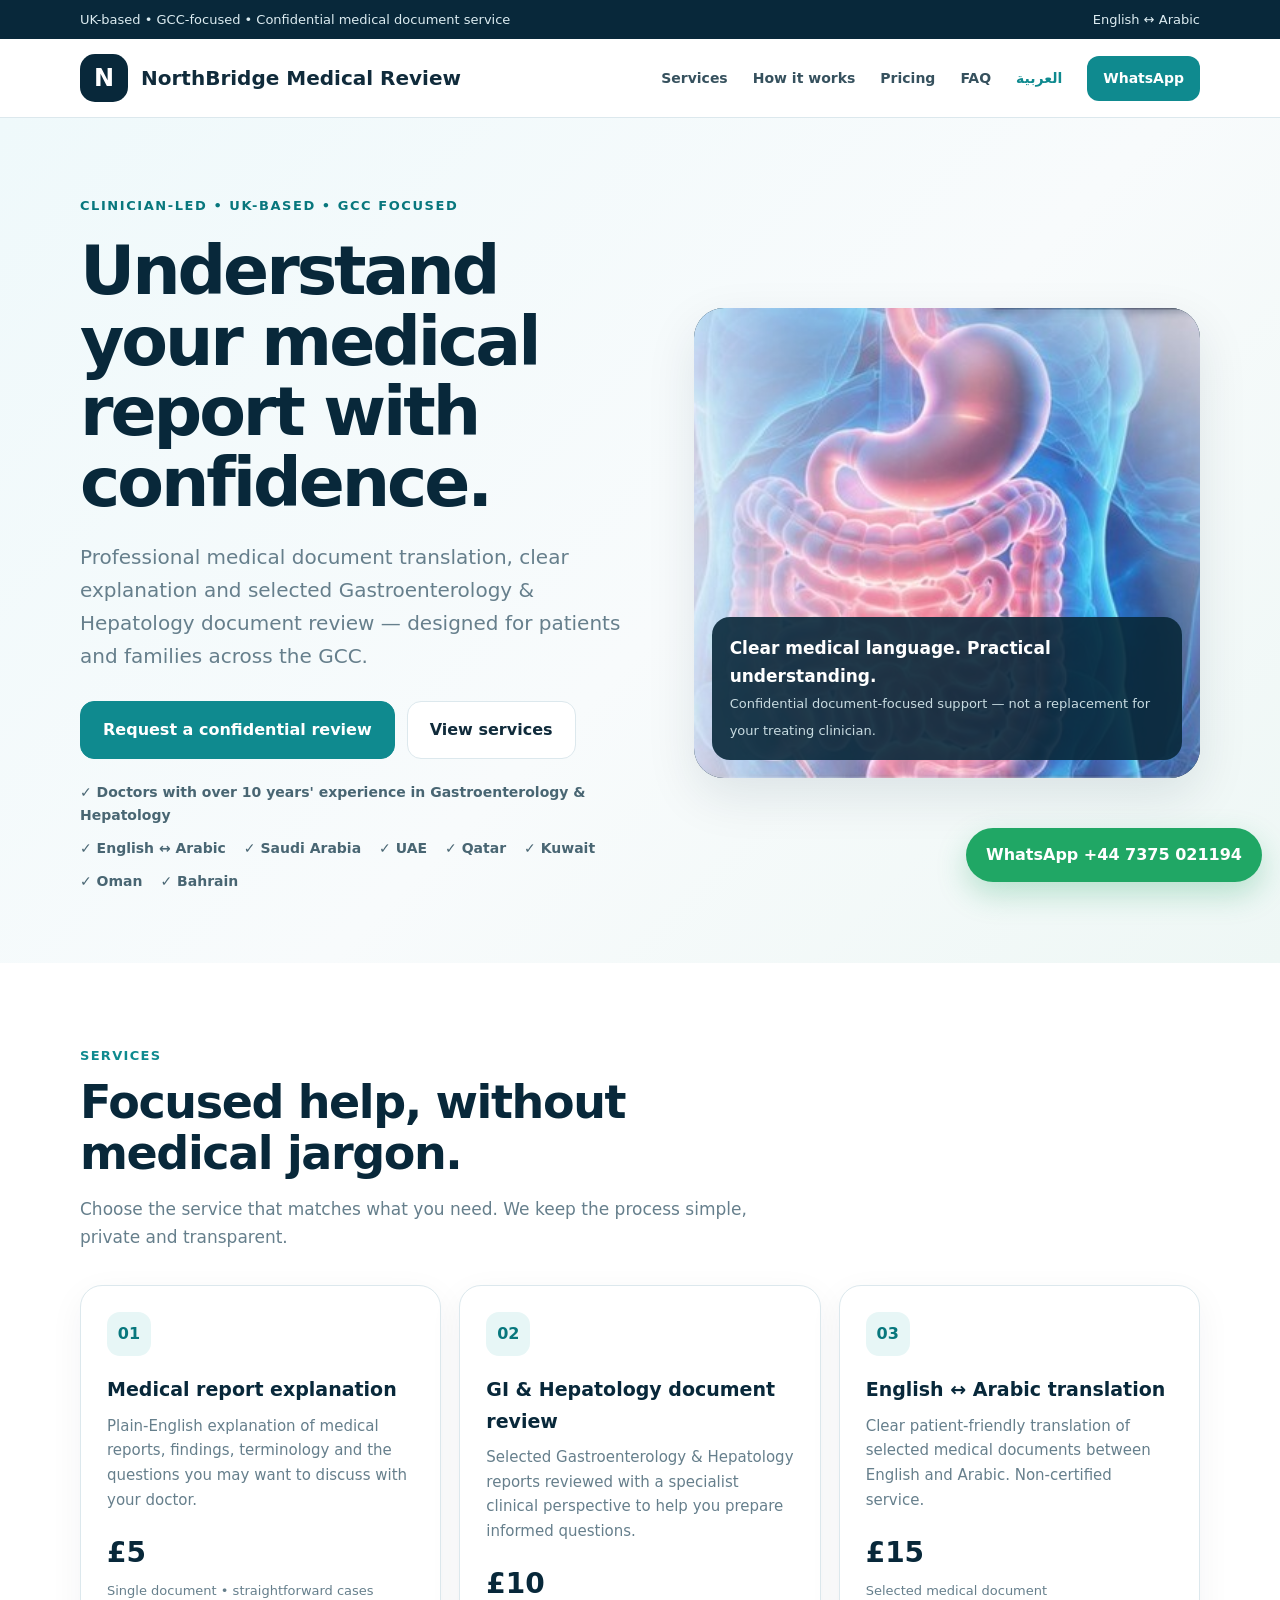
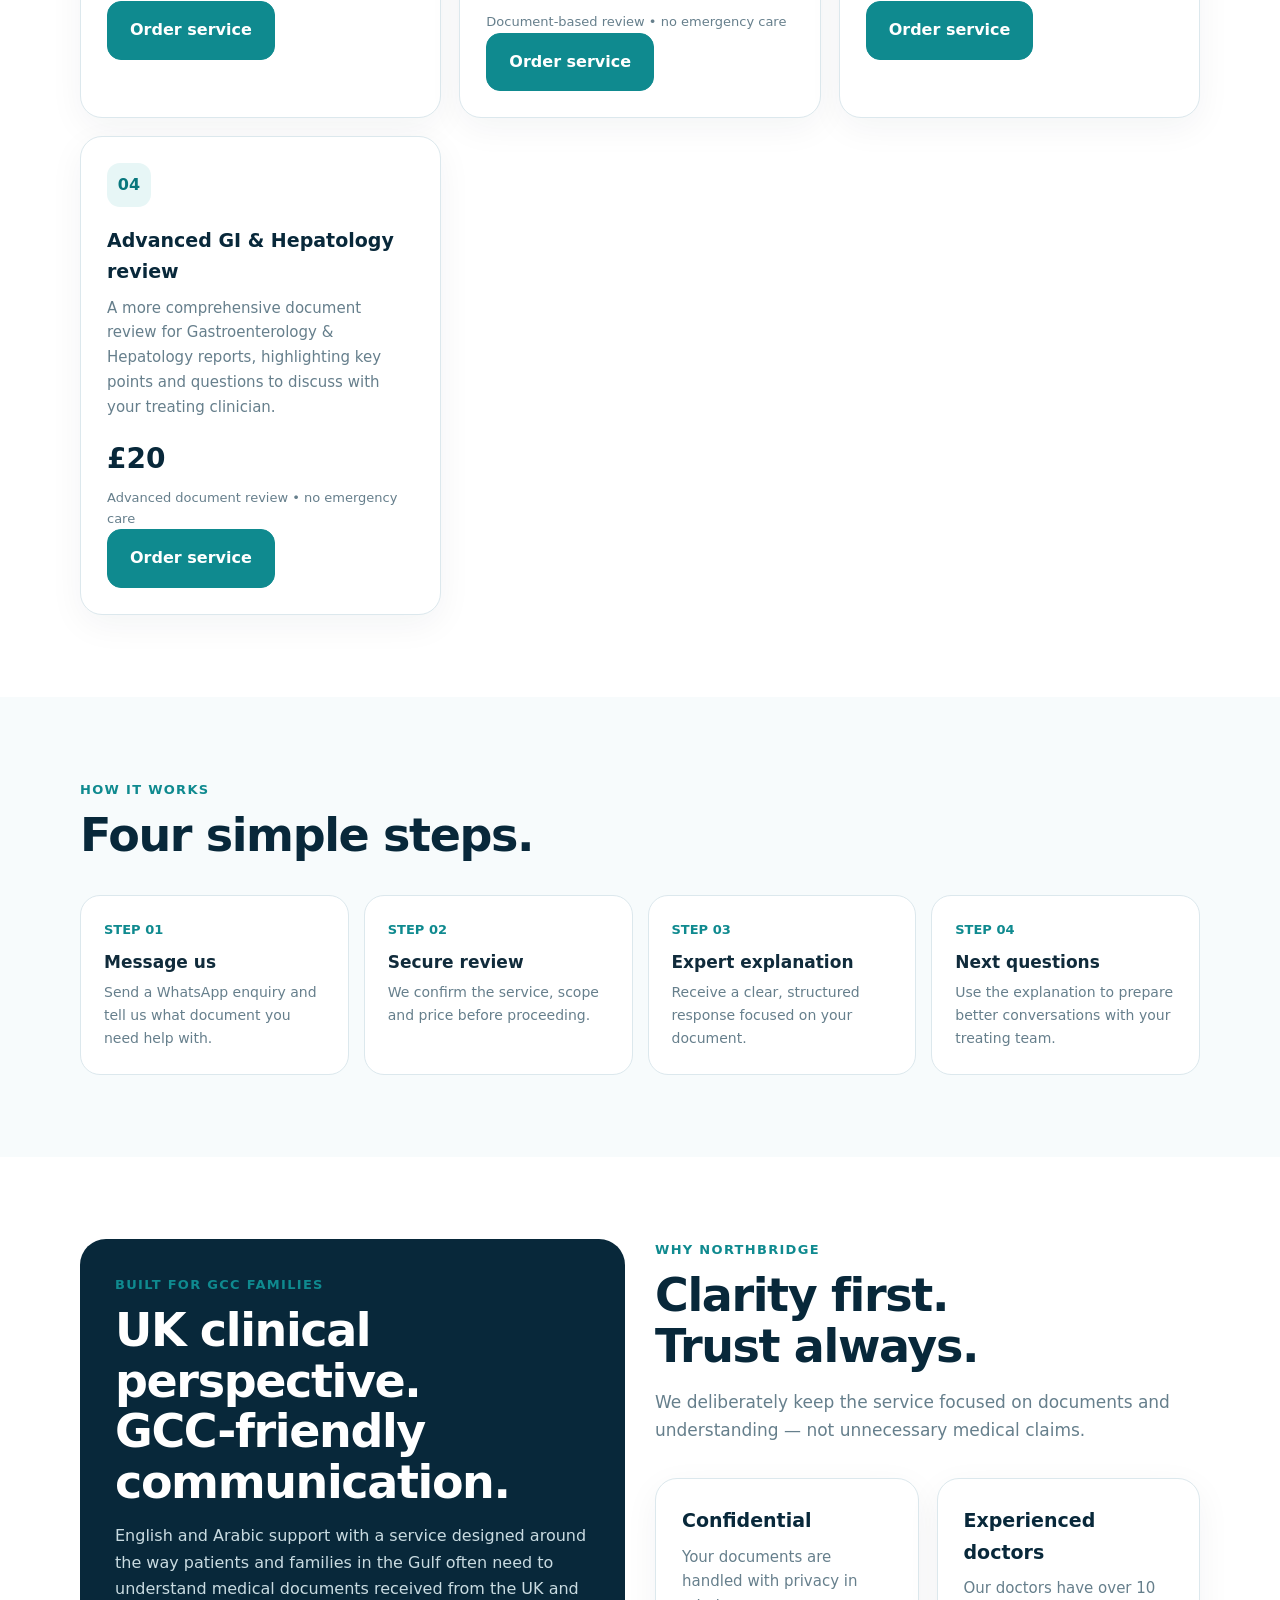
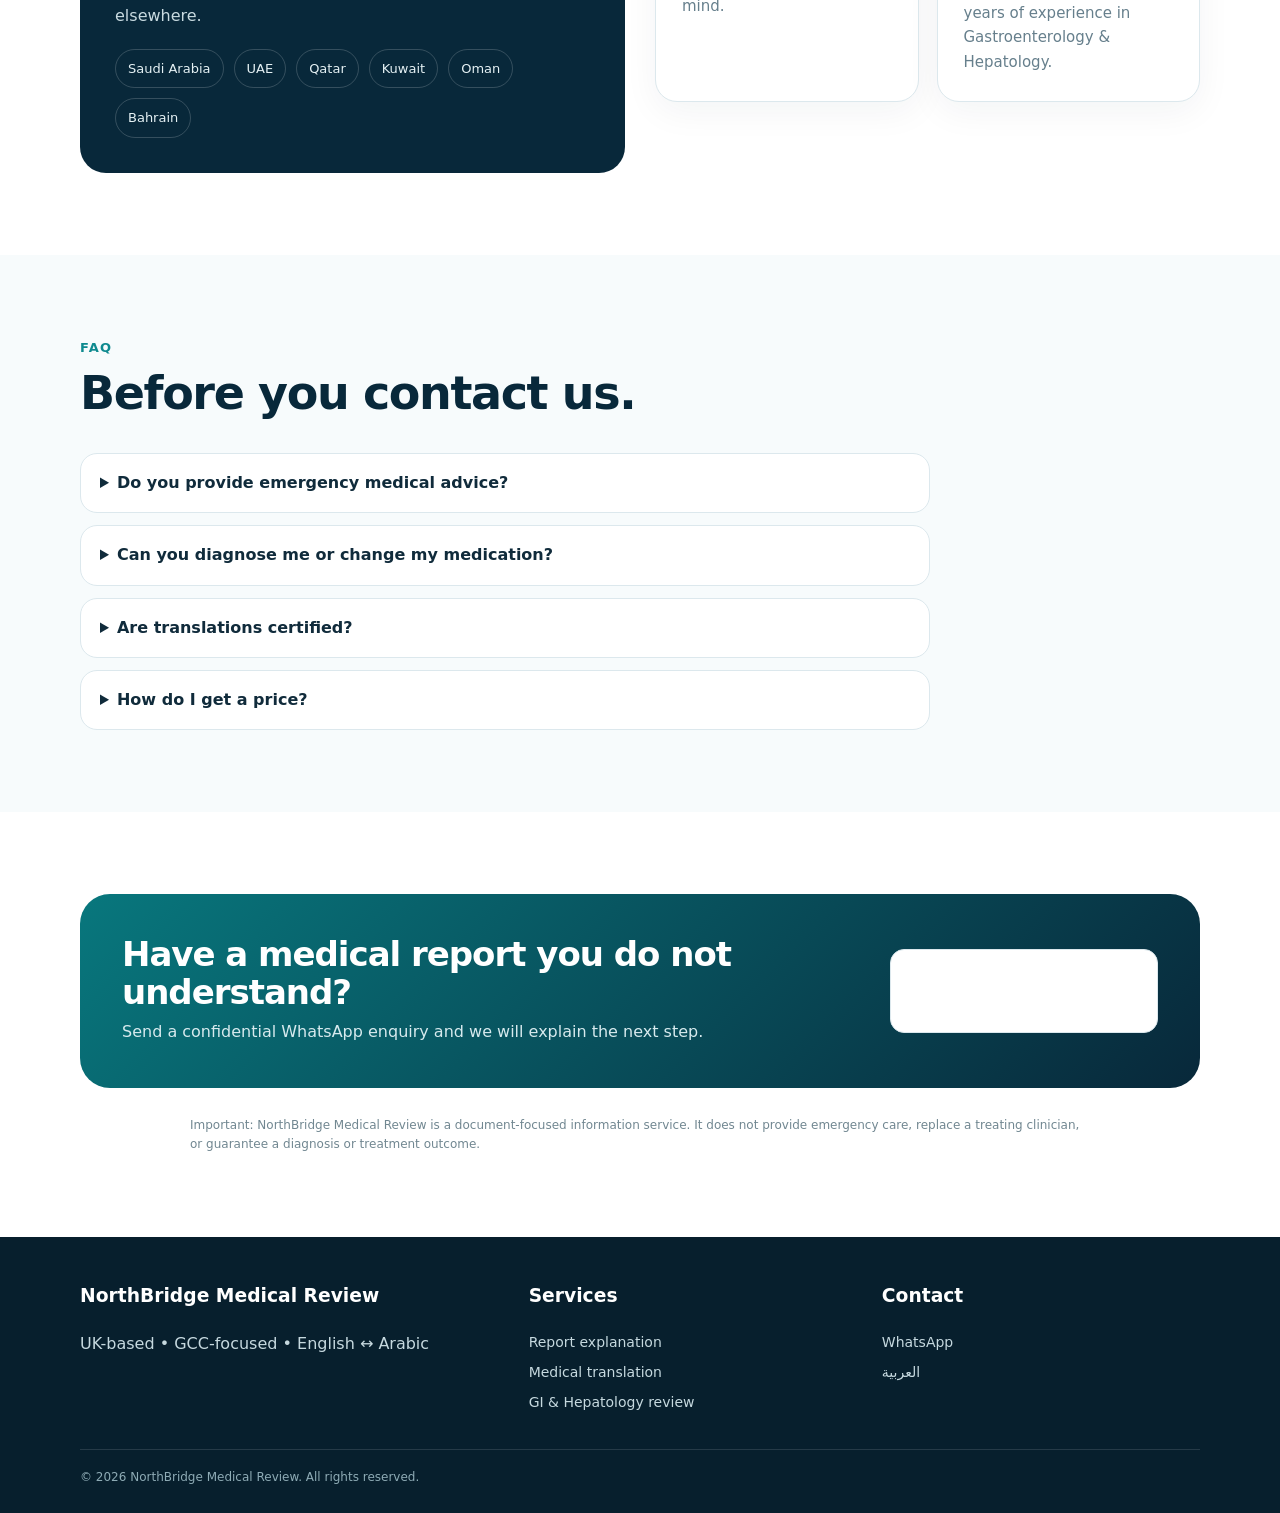
<file: index.html>
<!doctype html>
<html lang="en">
<head>
<meta charset="utf-8"><meta name="viewport" content="width=device-width,initial-scale=1">
<title>NorthBridge Medical Review | Medical Report Translation & Explanation</title>
<meta name="description" content="UK-based, clinician-led medical document translation, explanation and selected Gastroenterology & Hepatology review for patients and families across the GCC.">
<link rel="canonical" href="https://northbridgemedicalreview.com/">
<link rel="stylesheet" href="styles.css"><link rel="icon" href="favicon.svg">
<meta property="og:title" content="NorthBridge Medical Review"><meta property="og:description" content="Clear, confidential medical report explanation and selected Gastroenterology & Hepatology document review for GCC families."><meta property="og:type" content="website"><meta property="og:url" content="https://northbridgemedicalreview.com/">
</head>
<body>
<div class="topbar"><div class="container"><span>UK-based • GCC-focused • Confidential medical document service</span><span>English ↔ Arabic</span></div></div>
<header class="nav"><div class="container nav-inner">
<a class="brand" href="index.html"><span class="logo">N</span><span>NorthBridge Medical Review</span></a>
<nav class="navlinks"><a href="#services">Services</a><a href="#how">How it works</a><a href="#pricing">Pricing</a><a href="#faq">FAQ</a><a class="lang" href="ar.html">العربية</a><a class="nav-cta" href="https://wa.me/447375021194?text=Hello%20NorthBridge%20Medical%20Review%2C%20I%20would%20like%20to%20ask%20about%20a%20medical%20document.">WhatsApp</a></nav>
</div></header>
<main>
<section class="hero"><div class="container hero-grid">
<div><div class="eyebrow">Clinician-led • UK-based • GCC focused</div>
<h1>Understand your medical report with confidence.</h1>
<p>Professional medical document translation, clear explanation and selected Gastroenterology & Hepatology document review — designed for patients and families across the GCC.</p>
<div class="actions"><a class="btn btn-primary" href="https://wa.me/447375021194?text=Hello%20NorthBridge%20Medical%20Review%2C%20I%20would%20like%20to%20request%20a%20confidential%20review.">Request a confidential review</a><a class="btn btn-light" href="#services">View services</a></div>
<div class="trustline"><span>✓ Doctors with over 10 years' experience in Gastroenterology & Hepatology</span><span>✓ English ↔ Arabic</span><span>✓ Saudi Arabia</span><span>✓ UAE</span><span>✓ Qatar</span><span>✓ Kuwait</span><span>✓ Oman</span><span>✓ Bahrain</span></div>
</div>
<div class="hero-card"><img src="gulf-digestive-anatomy.jpg" alt="Medical illustration of the digestive system"><div class="hero-overlay"><strong>Clear medical language. Practical understanding.</strong><span>Confidential document-focused support — not a replacement for your treating clinician.</span></div></div>
</div></section>

<section class="section" id="services"><div class="container"><div class="section-head"><div class="kicker">Services</div><h2>Focused help, without medical jargon.</h2><p>Choose the service that matches what you need. We keep the process simple, private and transparent.</p></div>
<div class="cards">
<article class="card"><div class="icon">01</div><h3>Medical report explanation</h3><p>Plain-English explanation of medical reports, findings, terminology and the questions you may want to discuss with your doctor.</p><div class="price">£5</div><div class="price-note">Single document • straightforward cases</div><a class="btn btn-primary" href="https://buy.stripe.com/7sYfZh8Fi0wL2LQcPy0sU00">Order service</a></article>
<article class="card"><div class="icon">02</div><h3>GI & Hepatology document review</h3><p>Selected Gastroenterology & Hepatology reports reviewed with a specialist clinical perspective to help you prepare informed questions.</p><div class="price">£10</div><div class="price-note">Document-based review • no emergency care</div><a class="btn btn-primary" href="https://buy.stripe.com/dRmfZh2gUdjx9aeaHq0sU01">Order service</a></article>
<article class="card"><div class="icon">03</div><h3>English ↔ Arabic translation</h3><p>Clear patient-friendly translation of selected medical documents between English and Arabic. Non-certified service.</p><div class="price">£15</div><div class="price-note">Selected medical document</div><a class="btn btn-primary" href="https://buy.stripe.com/14A9AT8Fi0wL9ae16Q0sU02">Order service</a></article>
<article class="card"><div class="icon">04</div><h3>Advanced GI & Hepatology review</h3><p>A more comprehensive document review for Gastroenterology & Hepatology reports, highlighting key points and questions to discuss with your treating clinician.</p><div class="price">£20</div><div class="price-note">Advanced document review • no emergency care</div><a class="btn btn-primary" href="https://buy.stripe.com/4gM8wPf3G93haei9Dm0sU03">Order service</a></article>
</div></div></section>

<section class="section section-soft" id="how"><div class="container"><div class="section-head"><div class="kicker">How it works</div><h2>Four simple steps.</h2></div>
<div class="process"><div class="step"><div class="num">STEP 01</div><h3>Message us</h3><p>Send a WhatsApp enquiry and tell us what document you need help with.</p></div><div class="step"><div class="num">STEP 02</div><h3>Secure review</h3><p>We confirm the service, scope and price before proceeding.</p></div><div class="step"><div class="num">STEP 03</div><h3>Expert explanation</h3><p>Receive a clear, structured response focused on your document.</p></div><div class="step"><div class="num">STEP 04</div><h3>Next questions</h3><p>Use the explanation to prepare better conversations with your treating team.</p></div></div></div></section>

<section class="section" id="pricing"><div class="container gcc"><div class="gcc-panel"><div class="kicker">Built for GCC families</div><h2>UK clinical perspective.<br>GCC-friendly communication.</h2><p>English and Arabic support with a service designed around the way patients and families in the Gulf often need to understand medical documents received from the UK and elsewhere.</p><div class="countries"><span class="country">Saudi Arabia</span><span class="country">UAE</span><span class="country">Qatar</span><span class="country">Kuwait</span><span class="country">Oman</span><span class="country">Bahrain</span></div></div>
<div><div class="section-head"><div class="kicker">Why NorthBridge</div><h2>Clarity first.<br>Trust always.</h2><p>We deliberately keep the service focused on documents and understanding — not unnecessary medical claims.</p></div><div class="cards" style="grid-template-columns:1fr 1fr"><article class="card"><h3>Confidential</h3><p>Your documents are handled with privacy in mind.</p></article><article class="card"><h3>Experienced doctors</h3><p>Our doctors have over 10 years of experience in Gastroenterology & Hepatology.</p></article></div></div></div></section>

<section class="section section-soft" id="faq"><div class="container"><div class="section-head"><div class="kicker">FAQ</div><h2>Before you contact us.</h2></div><div class="faq">
<details><summary>Do you provide emergency medical advice?</summary><p>No. This is a document explanation and review service. For urgent symptoms or emergencies, contact your local emergency service or treating clinician.</p></details>
<details><summary>Can you diagnose me or change my medication?</summary><p>No. We do not replace your treating doctor, provide emergency care or independently prescribe/change treatment through this service.</p></details>
<details><summary>Are translations certified?</summary><p>No. Unless explicitly agreed otherwise, translations are non-certified, patient-friendly medical translations.</p></details>
<details><summary>How do I get a price?</summary><p>The prices for our standard services are shown above. If your document does not fit the listed scope, send it through WhatsApp and we can confirm the scope before starting.</p></details>
</div></div></section>

<section class="section"><div class="container"><div class="cta"><div><h2>Have a medical report you do not understand?</h2><p>Send a confidential WhatsApp enquiry and we will explain the next step.</p></div><a class="btn btn-light" href="https://wa.me/447375021194?text=Hello%20NorthBridge%20Medical%20Review%2C%20I%20would%20like%20a%20confidential%20document%20review.">WhatsApp +44 7375 021194</a></div><p class="disclaimer">Important: NorthBridge Medical Review is a document-focused information service. It does not provide emergency care, replace a treating clinician, or guarantee a diagnosis or treatment outcome.</p></div></section>
</main>
<footer class="footer"><div class="container footer-grid"><div><h3>NorthBridge Medical Review</h3><p>UK-based • GCC-focused • English ↔ Arabic</p></div><div><h3>Services</h3><a href="#services">Report explanation</a><a href="#services">Medical translation</a><a href="#services">GI & Hepatology review</a></div><div><h3>Contact</h3><a href="https://wa.me/447375021194">WhatsApp</a><a href="ar.html">العربية</a></div></div><div class="container copyright">© 2026 NorthBridge Medical Review. All rights reserved.</div></footer>
<a class="wa" href="https://wa.me/447375021194?text=Hello%20NorthBridge%20Medical%20Review%2C%20I%20would%20like%20to%20make%20an%20enquiry.">WhatsApp +44 7375 021194</a>
</body></html>
</file>
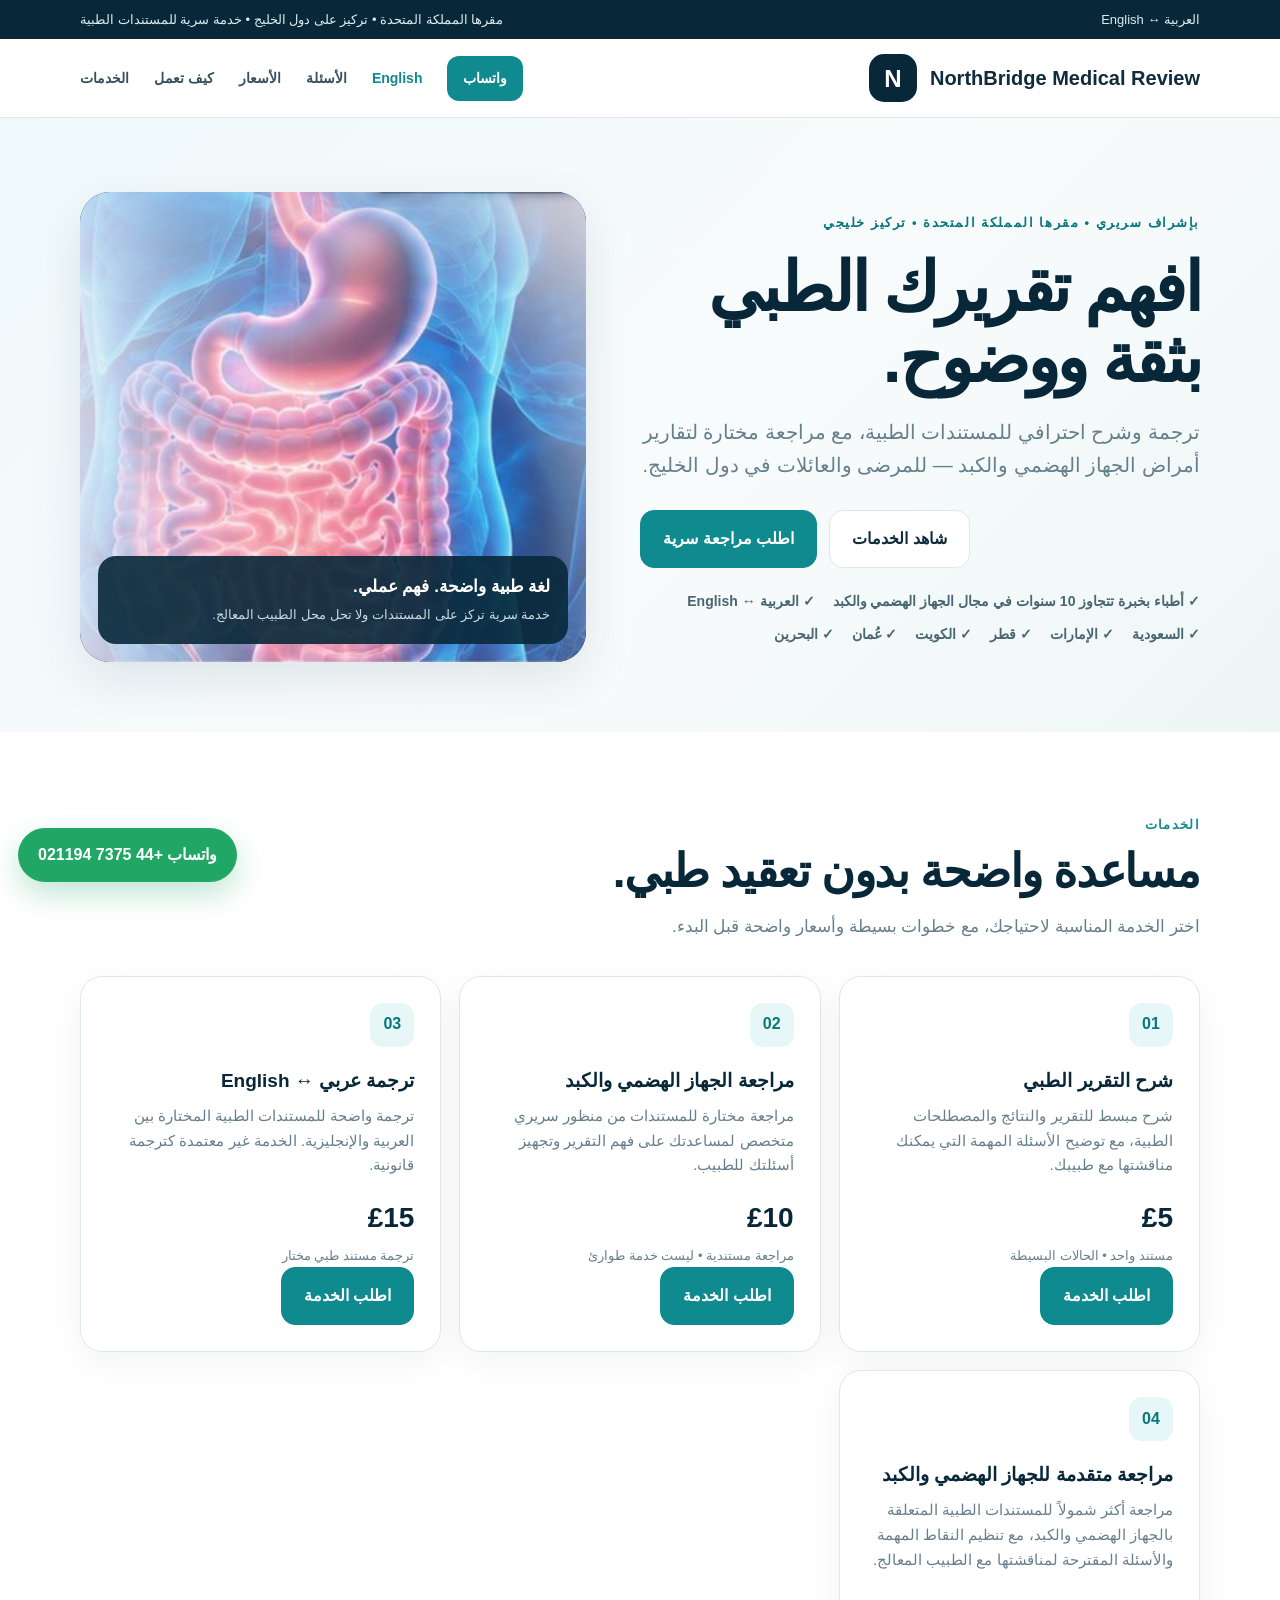
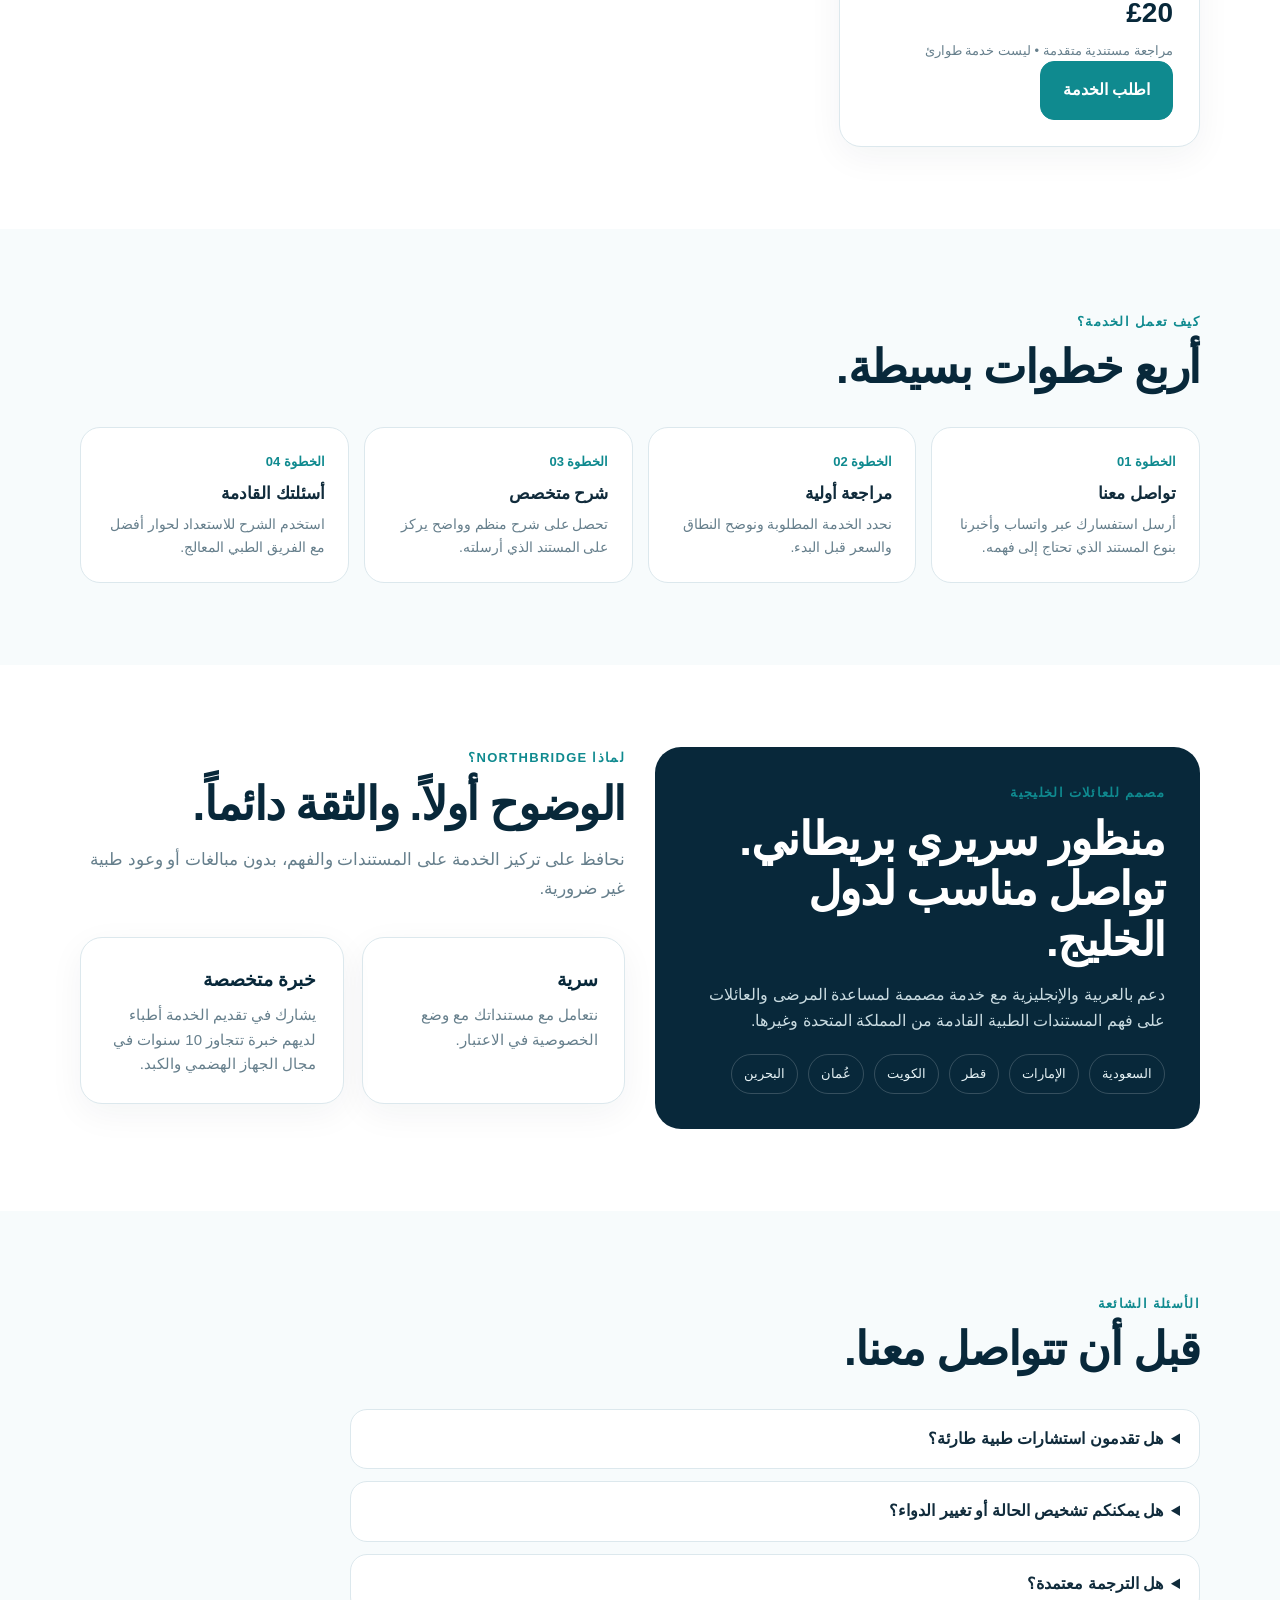
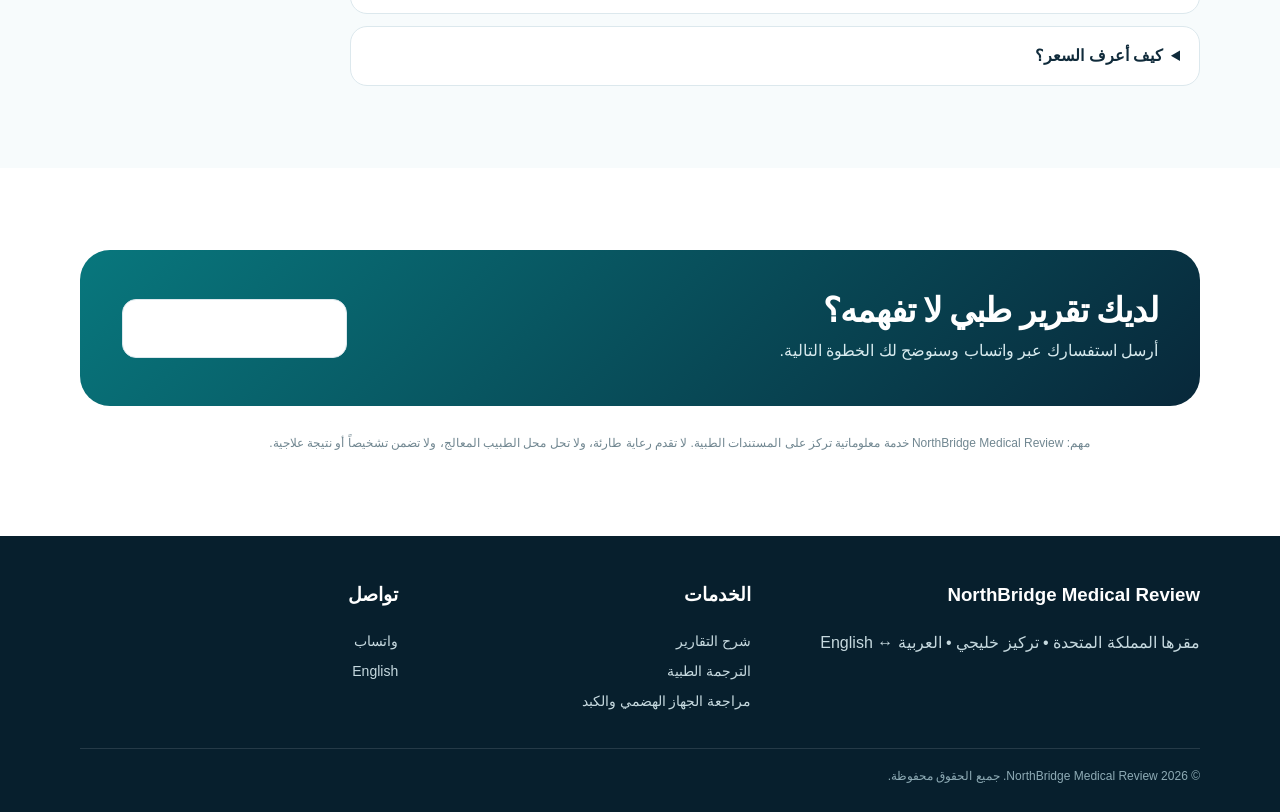
<file: ar.html>
<!doctype html>
<html lang="ar" dir="rtl">
<head>
<meta charset="utf-8"><meta name="viewport" content="width=device-width,initial-scale=1">
<title>NorthBridge Medical Review | شرح وترجمة التقارير الطبية</title>
<meta name="description" content="خدمة بريطانية بإشراف سريري لشرح وترجمة المستندات الطبية ومراجعة مختارة لتقارير الجهاز الهضمي والكبد للعائلات في دول الخليج.">
<link rel="canonical" href="https://northbridgemedicalreview.com/ar.html">
<link rel="stylesheet" href="styles.css"><link rel="icon" href="favicon.svg">
</head>
<body>
<div class="topbar"><div class="container"><span>مقرها المملكة المتحدة • تركيز على دول الخليج • خدمة سرية للمستندات الطبية</span><span>العربية ↔ English</span></div></div>
<header class="nav"><div class="container nav-inner">
<a class="brand" href="ar.html"><span class="logo">N</span><span>NorthBridge Medical Review</span></a>
<nav class="navlinks"><a href="#services">الخدمات</a><a href="#how">كيف تعمل</a><a href="#pricing">الأسعار</a><a href="#faq">الأسئلة</a><a class="lang" href="index.html">English</a><a class="nav-cta" href="https://wa.me/447375021194?text=%D9%85%D8%B1%D8%AD%D8%A8%D8%A7%D9%8B%20NorthBridge%20Medical%20Review%D8%8C%20%D8%A3%D8%B1%D8%BA%D8%A8%20%D9%81%D9%8A%20%D8%A7%D9%84%D8%A7%D8%B3%D8%AA%D9%81%D8%B3%D8%A7%D8%B1%20%D8%B9%D9%86%20%D9%85%D8%B1%D8%A7%D8%AC%D8%B9%D8%A9%20%D8%AA%D9%82%D8%B1%D9%8A%D8%B1%20%D8%B7%D8%A8%D9%8A.">واتساب</a></nav>
</div></header>
<main>
<section class="hero"><div class="container hero-grid"><div><div class="eyebrow">بإشراف سريري • مقرها المملكة المتحدة • تركيز خليجي</div>
<h1>افهم تقريرك الطبي بثقة ووضوح.</h1><p>ترجمة وشرح احترافي للمستندات الطبية، مع مراجعة مختارة لتقارير أمراض الجهاز الهضمي والكبد — للمرضى والعائلات في دول الخليج.</p>
<div class="actions"><a class="btn btn-primary" href="https://wa.me/447375021194?text=%D9%85%D8%B1%D8%AD%D8%A8%D8%A7%D9%8B%D8%8C%20%D8%A3%D8%B1%D8%BA%D8%A8%20%D9%81%D9%8A%20%D8%B7%D9%84%D8%A8%20%D9%85%D8%B1%D8%A7%D8%AC%D8%B9%D8%A9%20%D8%B3%D8%B1%D9%8A%D8%A9%20%D9%84%D8%AA%D9%82%D8%B1%D9%8A%D8%B1%20%D8%B7%D8%A8%D9%8A.">اطلب مراجعة سرية</a><a class="btn btn-light" href="#services">شاهد الخدمات</a></div>
<div class="trustline"><span>✓ أطباء بخبرة تتجاوز 10 سنوات في مجال الجهاز الهضمي والكبد</span><span>✓ العربية ↔ English</span><span>✓ السعودية</span><span>✓ الإمارات</span><span>✓ قطر</span><span>✓ الكويت</span><span>✓ عُمان</span><span>✓ البحرين</span></div>
</div><div class="hero-card"><img src="gulf-digestive-anatomy.jpg" alt="رسم طبي توضيحي للجهاز الهضمي"><div class="hero-overlay"><strong>لغة طبية واضحة. فهم عملي.</strong><span>خدمة سرية تركز على المستندات ولا تحل محل الطبيب المعالج.</span></div></div></div></section>

<section class="section" id="services"><div class="container"><div class="section-head"><div class="kicker">الخدمات</div><h2>مساعدة واضحة بدون تعقيد طبي.</h2><p>اختر الخدمة المناسبة لاحتياجك، مع خطوات بسيطة وأسعار واضحة قبل البدء.</p></div>
<div class="cards">
<article class="card"><div class="icon">01</div><h3>شرح التقرير الطبي</h3><p>شرح مبسط للتقرير والنتائج والمصطلحات الطبية، مع توضيح الأسئلة المهمة التي يمكنك مناقشتها مع طبيبك.</p><div class="price">£5</div><div class="price-note">مستند واحد • الحالات البسيطة</div><a class="btn btn-primary" href="https://buy.stripe.com/7sYfZh8Fi0wL2LQcPy0sU00">اطلب الخدمة</a></article>
<article class="card"><div class="icon">02</div><h3>مراجعة الجهاز الهضمي والكبد</h3><p>مراجعة مختارة للمستندات من منظور سريري متخصص لمساعدتك على فهم التقرير وتجهيز أسئلتك للطبيب.</p><div class="price">£10</div><div class="price-note">مراجعة مستندية • ليست خدمة طوارئ</div><a class="btn btn-primary" href="https://buy.stripe.com/dRmfZh2gUdjx9aeaHq0sU01">اطلب الخدمة</a></article>
<article class="card"><div class="icon">03</div><h3>ترجمة عربي ↔ English</h3><p>ترجمة واضحة للمستندات الطبية المختارة بين العربية والإنجليزية. الخدمة غير معتمدة كترجمة قانونية.</p><div class="price">£15</div><div class="price-note">ترجمة مستند طبي مختار</div><a class="btn btn-primary" href="https://buy.stripe.com/14A9AT8Fi0wL9ae16Q0sU02">اطلب الخدمة</a></article>
<article class="card"><div class="icon">04</div><h3>مراجعة متقدمة للجهاز الهضمي والكبد</h3><p>مراجعة أكثر شمولاً للمستندات الطبية المتعلقة بالجهاز الهضمي والكبد، مع تنظيم النقاط المهمة والأسئلة المقترحة لمناقشتها مع الطبيب المعالج.</p><div class="price">£20</div><div class="price-note">مراجعة مستندية متقدمة • ليست خدمة طوارئ</div><a class="btn btn-primary" href="https://buy.stripe.com/4gM8wPf3G93haei9Dm0sU03">اطلب الخدمة</a></article>
</div></div></section>

<section class="section section-soft" id="how"><div class="container"><div class="section-head"><div class="kicker">كيف تعمل الخدمة؟</div><h2>أربع خطوات بسيطة.</h2></div><div class="process">
<div class="step"><div class="num">الخطوة 01</div><h3>تواصل معنا</h3><p>أرسل استفسارك عبر واتساب وأخبرنا بنوع المستند الذي تحتاج إلى فهمه.</p></div>
<div class="step"><div class="num">الخطوة 02</div><h3>مراجعة أولية</h3><p>نحدد الخدمة المطلوبة ونوضح النطاق والسعر قبل البدء.</p></div>
<div class="step"><div class="num">الخطوة 03</div><h3>شرح متخصص</h3><p>تحصل على شرح منظم وواضح يركز على المستند الذي أرسلته.</p></div>
<div class="step"><div class="num">الخطوة 04</div><h3>أسئلتك القادمة</h3><p>استخدم الشرح للاستعداد لحوار أفضل مع الفريق الطبي المعالج.</p></div></div></div></section>

<section class="section" id="pricing"><div class="container gcc"><div class="gcc-panel"><div class="kicker">مصمم للعائلات الخليجية</div><h2>منظور سريري بريطاني. تواصل مناسب لدول الخليج.</h2><p>دعم بالعربية والإنجليزية مع خدمة مصممة لمساعدة المرضى والعائلات على فهم المستندات الطبية القادمة من المملكة المتحدة وغيرها.</p><div class="countries"><span class="country">السعودية</span><span class="country">الإمارات</span><span class="country">قطر</span><span class="country">الكويت</span><span class="country">عُمان</span><span class="country">البحرين</span></div></div>
<div><div class="section-head"><div class="kicker">لماذا NorthBridge؟</div><h2>الوضوح أولاً. والثقة دائماً.</h2><p>نحافظ على تركيز الخدمة على المستندات والفهم، بدون مبالغات أو وعود طبية غير ضرورية.</p></div><div class="cards" style="grid-template-columns:1fr 1fr"><article class="card"><h3>سرية</h3><p>نتعامل مع مستنداتك مع وضع الخصوصية في الاعتبار.</p></article><article class="card"><h3>خبرة متخصصة</h3><p>يشارك في تقديم الخدمة أطباء لديهم خبرة تتجاوز 10 سنوات في مجال الجهاز الهضمي والكبد.</p></article></div></div></div></section>

<section class="section section-soft" id="faq"><div class="container"><div class="section-head"><div class="kicker">الأسئلة الشائعة</div><h2>قبل أن تتواصل معنا.</h2></div><div class="faq">
<details><summary>هل تقدمون استشارات طبية طارئة؟</summary><p>لا. الخدمة مخصصة لشرح ومراجعة المستندات. في الحالات الطارئة أو الأعراض الشديدة، تواصل مع خدمات الطوارئ أو طبيبك المعالج.</p></details>
<details><summary>هل يمكنكم تشخيص الحالة أو تغيير الدواء؟</summary><p>لا. الخدمة لا تحل محل الطبيب المعالج ولا تقدم رعاية طارئة أو وصف أدوية أو تغيير العلاج من خلال الموقع.</p></details>
<details><summary>هل الترجمة معتمدة؟</summary><p>لا. ما لم يتم الاتفاق صراحة على غير ذلك، فالترجمة غير معتمدة وموجهة لفهم المستند الطبي.</p></details>
<details><summary>كيف أعرف السعر؟</summary><p>أرسل المستند وطلبك عبر واتساب، وسنحدد نطاق الخدمة والسعر قبل البدء.</p></details>
</div></div></section>

<section class="section"><div class="container"><div class="cta"><div><h2>لديك تقرير طبي لا تفهمه؟</h2><p>أرسل استفسارك عبر واتساب وسنوضح لك الخطوة التالية.</p></div><a class="btn btn-light" href="https://wa.me/447375021194?text=%D9%85%D8%B1%D8%AD%D8%A8%D8%A7%D9%8B%D8%8C%20%D8%A3%D8%B1%D8%BA%D8%A8%20%D9%81%D9%8A%20%D9%85%D8%B1%D8%A7%D8%AC%D8%B9%D8%A9%20%D8%B3%D8%B1%D9%8A%D8%A9%20%D9%84%D8%AA%D9%82%D8%B1%D9%8A%D8%B1%20%D8%B7%D8%A8%D9%8A.">واتساب +44 7375 021194</a></div><p class="disclaimer">مهم: NorthBridge Medical Review خدمة معلوماتية تركز على المستندات الطبية. لا تقدم رعاية طارئة، ولا تحل محل الطبيب المعالج، ولا تضمن تشخيصاً أو نتيجة علاجية.</p></div></section>
</main>
<footer class="footer"><div class="container footer-grid"><div><h3>NorthBridge Medical Review</h3><p>مقرها المملكة المتحدة • تركيز خليجي • العربية ↔ English</p></div><div><h3>الخدمات</h3><a href="#services">شرح التقارير</a><a href="#services">الترجمة الطبية</a><a href="#services">مراجعة الجهاز الهضمي والكبد</a></div><div><h3>تواصل</h3><a href="https://wa.me/447375021194">واتساب</a><a href="index.html">English</a></div></div><div class="container copyright">© 2026 NorthBridge Medical Review. جميع الحقوق محفوظة.</div></footer>
<a class="wa" href="https://wa.me/447375021194?text=%D9%85%D8%B1%D8%AD%D8%A8%D8%A7%D9%8B%D8%8C%20%D8%A3%D8%B1%D8%BA%D8%A8%20%D9%81%D9%8A%20%D8%A7%D9%84%D8%A7%D8%B3%D8%AA%D9%81%D8%B3%D8%A7%D8%B1.">واتساب +44 7375 021194</a>
</body></html>
</file>
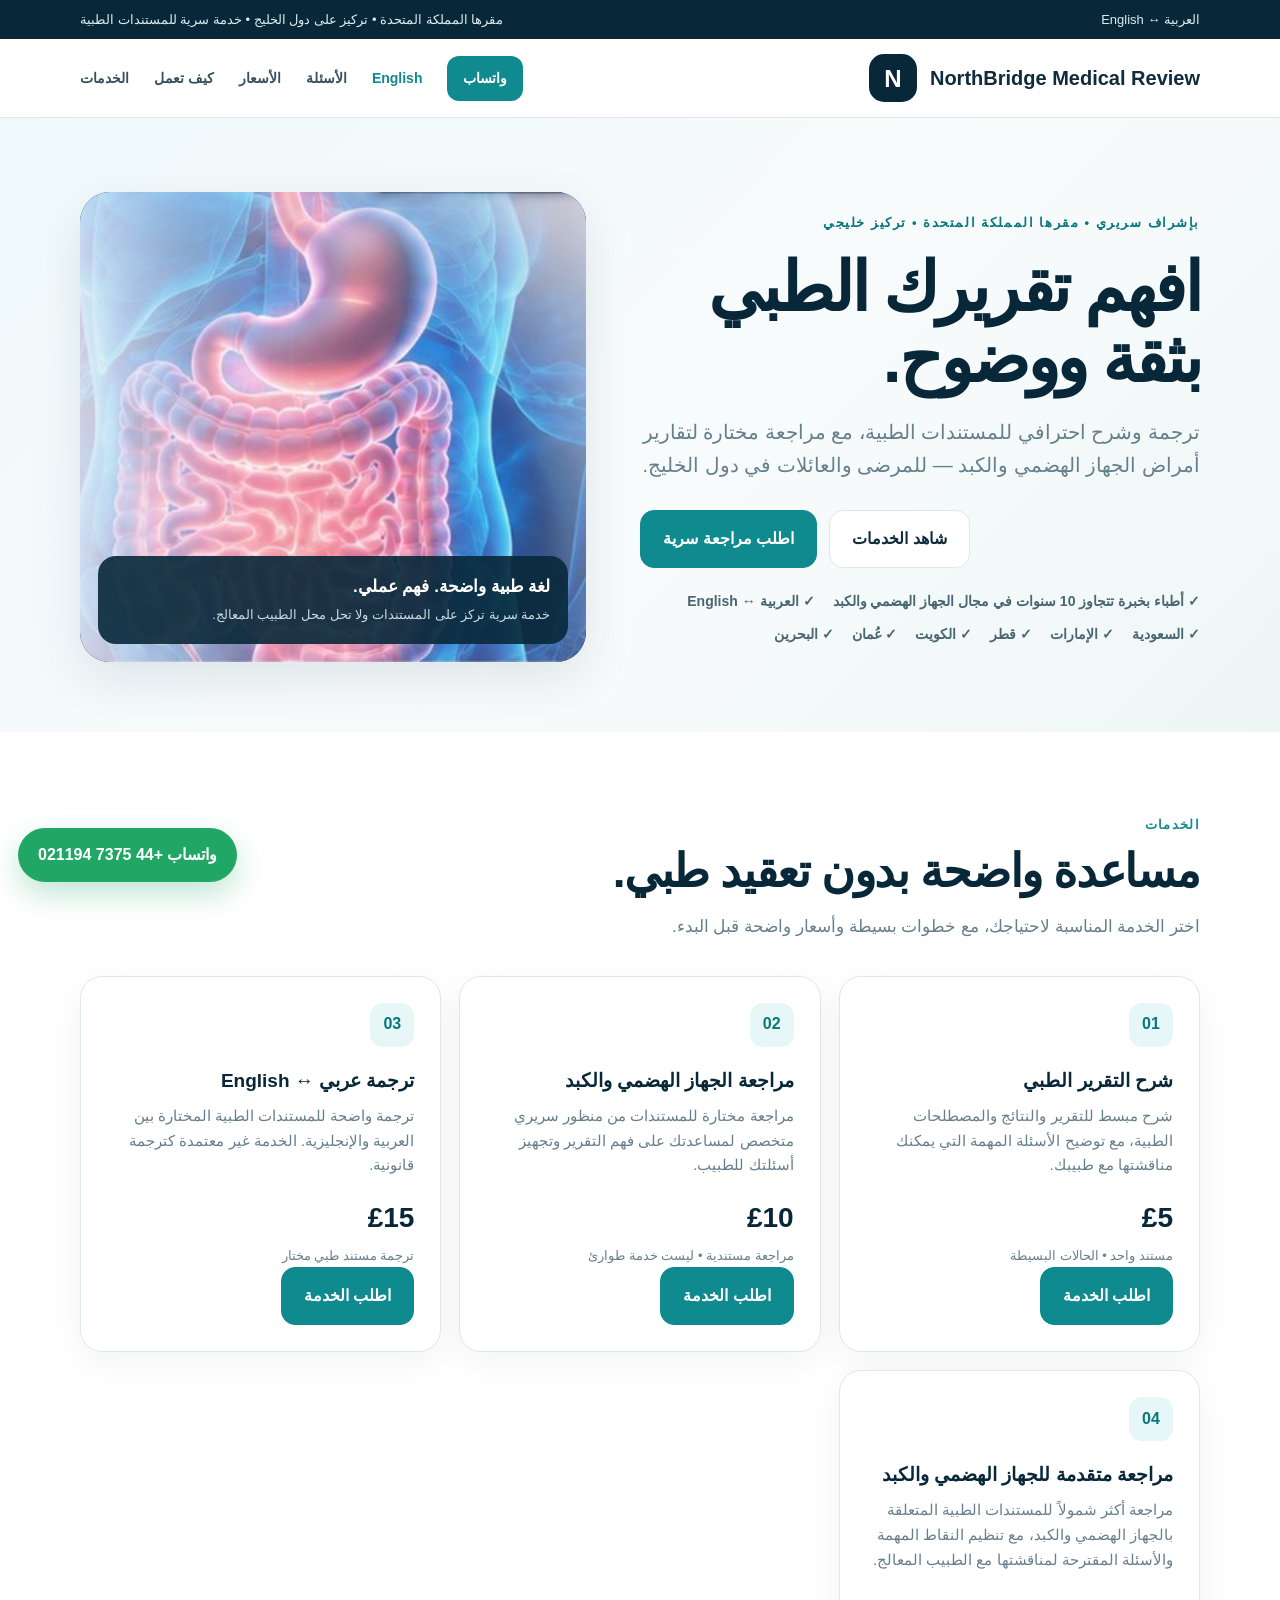
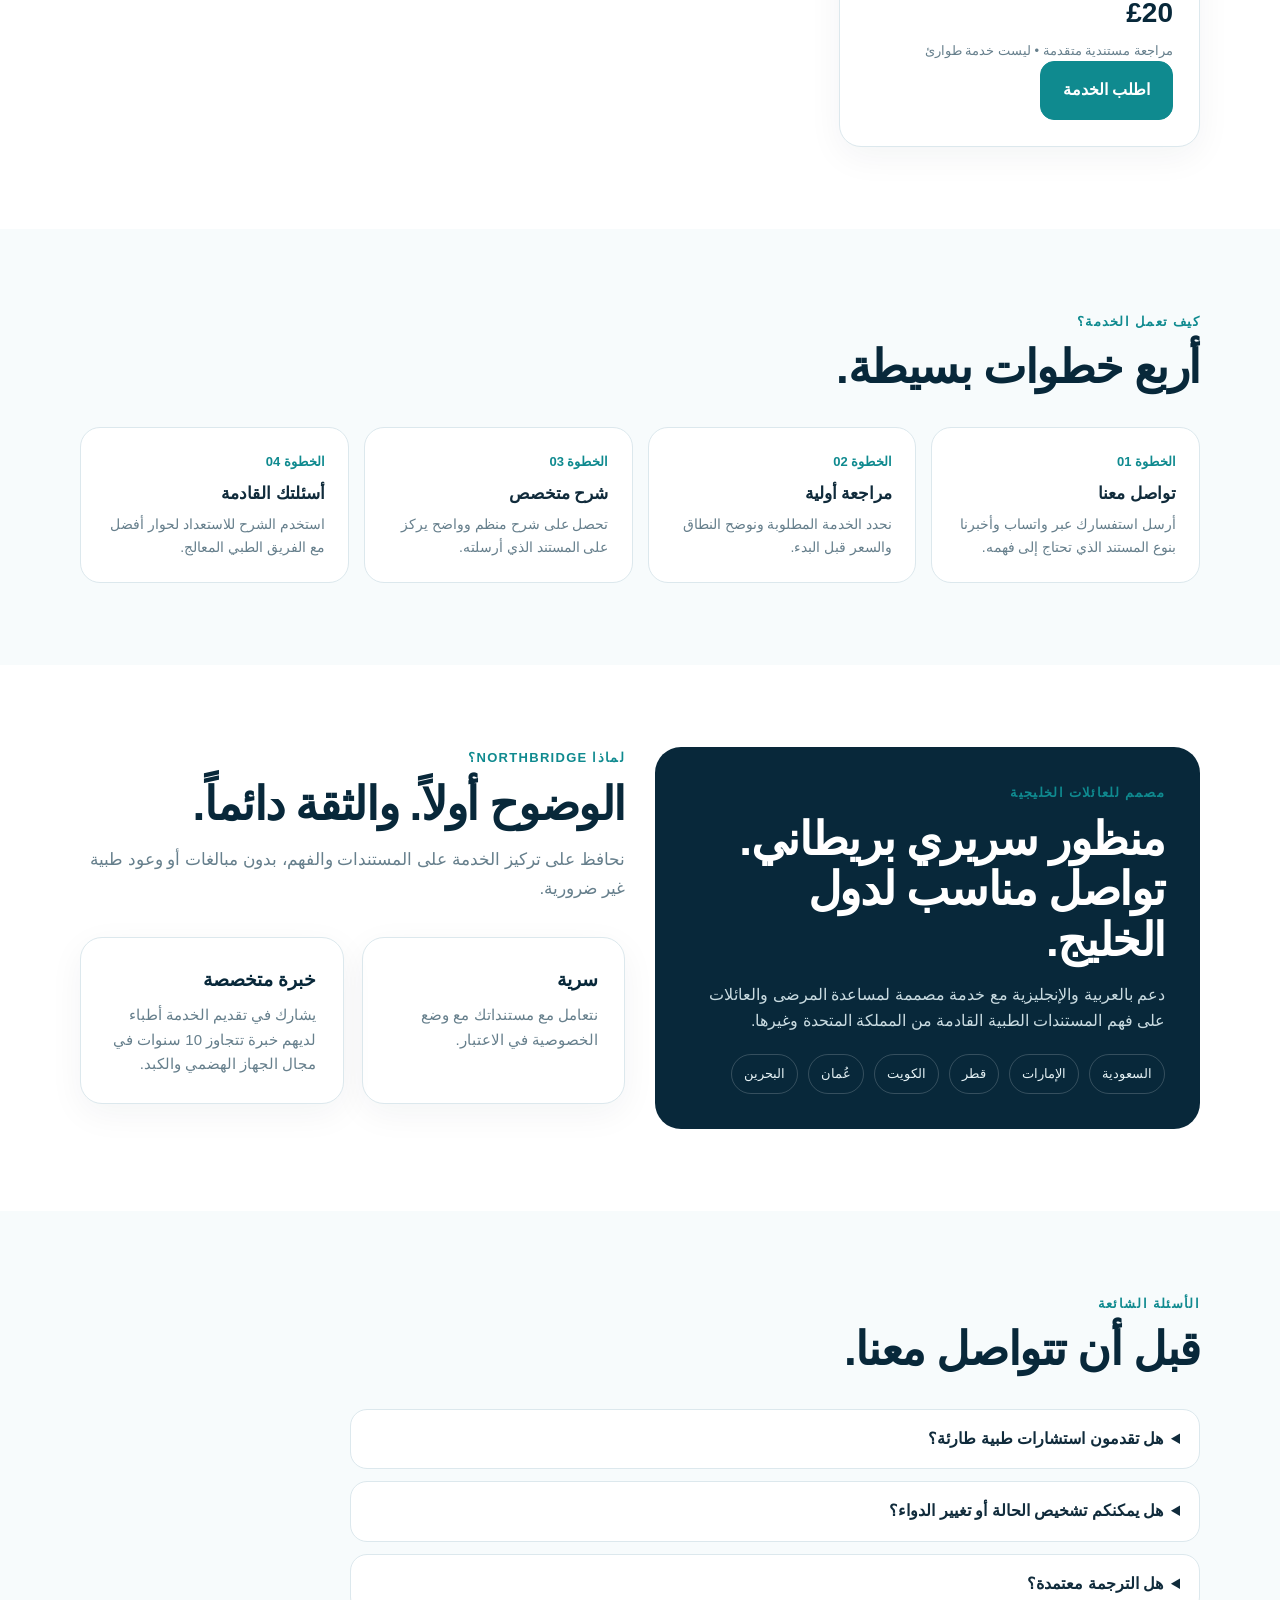
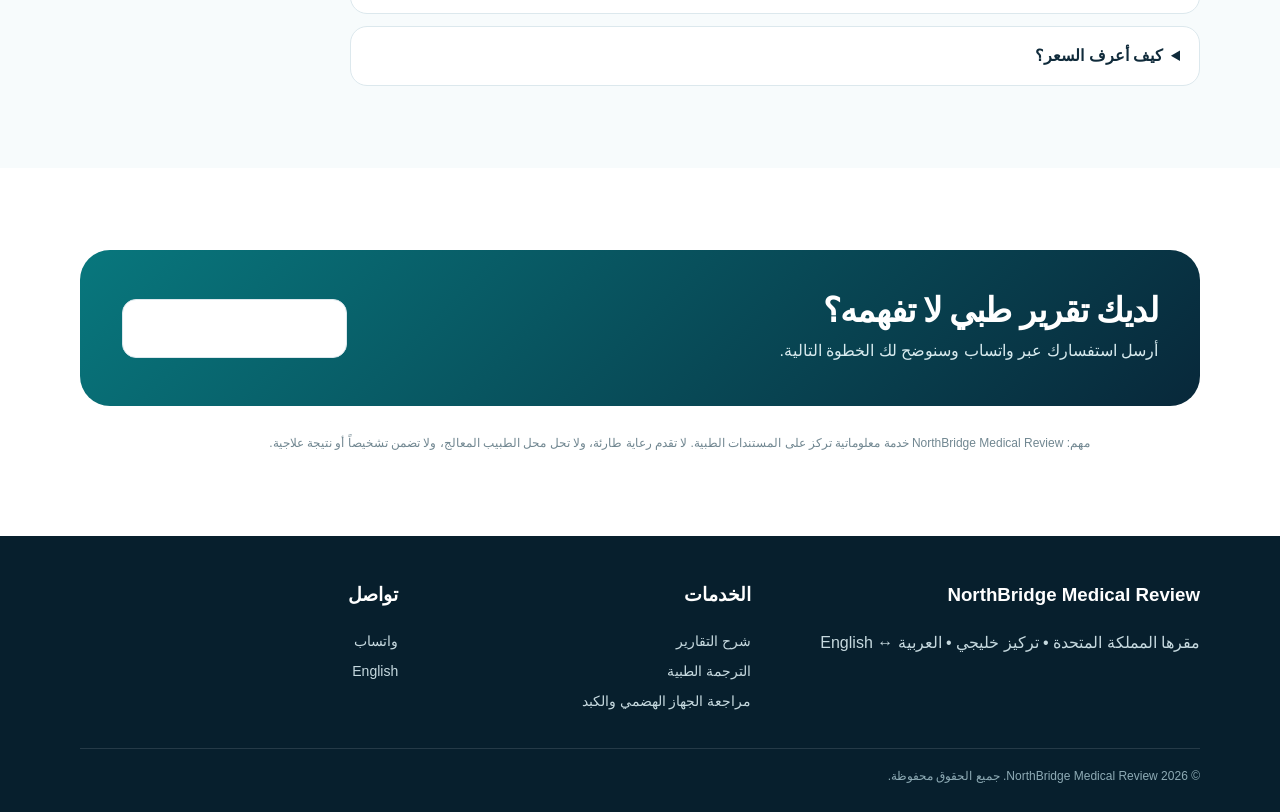
<file: ar_final-1.html>
<!doctype html>
<html lang="ar" dir="rtl">
<head>
<meta charset="utf-8"><meta name="viewport" content="width=device-width,initial-scale=1">
<title>NorthBridge Medical Review | شرح وترجمة التقارير الطبية</title>
<meta name="description" content="خدمة بريطانية بإشراف سريري لشرح وترجمة المستندات الطبية ومراجعة مختارة لتقارير الجهاز الهضمي والكبد للعائلات في دول الخليج.">
<link rel="canonical" href="https://northbridgemedicalreview.com/ar.html">
<link rel="stylesheet" href="styles.css"><link rel="icon" href="favicon.svg">
</head>
<body>
<div class="topbar"><div class="container"><span>مقرها المملكة المتحدة • تركيز على دول الخليج • خدمة سرية للمستندات الطبية</span><span>العربية ↔ English</span></div></div>
<header class="nav"><div class="container nav-inner">
<a class="brand" href="ar.html"><span class="logo">N</span><span>NorthBridge Medical Review</span></a>
<nav class="navlinks"><a href="#services">الخدمات</a><a href="#how">كيف تعمل</a><a href="#pricing">الأسعار</a><a href="#faq">الأسئلة</a><a class="lang" href="index.html">English</a><a class="nav-cta" href="https://wa.me/447375021194?text=%D9%85%D8%B1%D8%AD%D8%A8%D8%A7%D9%8B%20NorthBridge%20Medical%20Review%D8%8C%20%D8%A3%D8%B1%D8%BA%D8%A8%20%D9%81%D9%8A%20%D8%A7%D9%84%D8%A7%D8%B3%D8%AA%D9%81%D8%B3%D8%A7%D8%B1%20%D8%B9%D9%86%20%D9%85%D8%B1%D8%A7%D8%AC%D8%B9%D8%A9%20%D8%AA%D9%82%D8%B1%D9%8A%D8%B1%20%D8%B7%D8%A8%D9%8A.">واتساب</a></nav>
</div></header>
<main>
<section class="hero"><div class="container hero-grid"><div><div class="eyebrow">بإشراف سريري • مقرها المملكة المتحدة • تركيز خليجي</div>
<h1>افهم تقريرك الطبي بثقة ووضوح.</h1><p>ترجمة وشرح احترافي للمستندات الطبية، مع مراجعة مختارة لتقارير أمراض الجهاز الهضمي والكبد — للمرضى والعائلات في دول الخليج.</p>
<div class="actions"><a class="btn btn-primary" href="https://wa.me/447375021194?text=%D9%85%D8%B1%D8%AD%D8%A8%D8%A7%D9%8B%D8%8C%20%D8%A3%D8%B1%D8%BA%D8%A8%20%D9%81%D9%8A%20%D8%B7%D9%84%D8%A8%20%D9%85%D8%B1%D8%A7%D8%AC%D8%B9%D8%A9%20%D8%B3%D8%B1%D9%8A%D8%A9%20%D9%84%D8%AA%D9%82%D8%B1%D9%8A%D8%B1%20%D8%B7%D8%A8%D9%8A.">اطلب مراجعة سرية</a><a class="btn btn-light" href="#services">شاهد الخدمات</a></div>
<div class="trustline"><span>✓ أطباء بخبرة تتجاوز 10 سنوات في مجال الجهاز الهضمي والكبد</span><span>✓ العربية ↔ English</span><span>✓ السعودية</span><span>✓ الإمارات</span><span>✓ قطر</span><span>✓ الكويت</span><span>✓ عُمان</span><span>✓ البحرين</span></div>
</div><div class="hero-card"><img src="gulf-digestive-anatomy.jpg" alt="رسم طبي توضيحي للجهاز الهضمي"><div class="hero-overlay"><strong>لغة طبية واضحة. فهم عملي.</strong><span>خدمة سرية تركز على المستندات ولا تحل محل الطبيب المعالج.</span></div></div></div></section>

<section class="section" id="services"><div class="container"><div class="section-head"><div class="kicker">الخدمات</div><h2>مساعدة واضحة بدون تعقيد طبي.</h2><p>اختر الخدمة المناسبة لاحتياجك، مع خطوات بسيطة وأسعار واضحة قبل البدء.</p></div>
<div class="cards">
<article class="card"><div class="icon">01</div><h3>شرح التقرير الطبي</h3><p>شرح مبسط للتقرير والنتائج والمصطلحات الطبية، مع توضيح الأسئلة المهمة التي يمكنك مناقشتها مع طبيبك.</p><div class="price">£5</div><div class="price-note">مستند واحد • الحالات البسيطة</div><a class="btn btn-primary" href="https://buy.stripe.com/7sYfZh8Fi0wL2LQcPy0sU00">اطلب الخدمة</a></article>
<article class="card"><div class="icon">02</div><h3>مراجعة الجهاز الهضمي والكبد</h3><p>مراجعة مختارة للمستندات من منظور سريري متخصص لمساعدتك على فهم التقرير وتجهيز أسئلتك للطبيب.</p><div class="price">£10</div><div class="price-note">مراجعة مستندية • ليست خدمة طوارئ</div><a class="btn btn-primary" href="https://buy.stripe.com/dRmfZh2gUdjx9aeaHq0sU01">اطلب الخدمة</a></article>
<article class="card"><div class="icon">03</div><h3>ترجمة عربي ↔ English</h3><p>ترجمة واضحة للمستندات الطبية المختارة بين العربية والإنجليزية. الخدمة غير معتمدة كترجمة قانونية.</p><div class="price">£15</div><div class="price-note">ترجمة مستند طبي مختار</div><a class="btn btn-primary" href="https://buy.stripe.com/14A9AT8Fi0wL9ae16Q0sU02">اطلب الخدمة</a></article>
<article class="card"><div class="icon">04</div><h3>مراجعة متقدمة للجهاز الهضمي والكبد</h3><p>مراجعة أكثر شمولاً للمستندات الطبية المتعلقة بالجهاز الهضمي والكبد، مع تنظيم النقاط المهمة والأسئلة المقترحة لمناقشتها مع الطبيب المعالج.</p><div class="price">£20</div><div class="price-note">مراجعة مستندية متقدمة • ليست خدمة طوارئ</div><a class="btn btn-primary" href="https://buy.stripe.com/4gM8wPf3G93haei9Dm0sU03">اطلب الخدمة</a></article>
</div></div></section>

<section class="section section-soft" id="how"><div class="container"><div class="section-head"><div class="kicker">كيف تعمل الخدمة؟</div><h2>أربع خطوات بسيطة.</h2></div><div class="process">
<div class="step"><div class="num">الخطوة 01</div><h3>تواصل معنا</h3><p>أرسل استفسارك عبر واتساب وأخبرنا بنوع المستند الذي تحتاج إلى فهمه.</p></div>
<div class="step"><div class="num">الخطوة 02</div><h3>مراجعة أولية</h3><p>نحدد الخدمة المطلوبة ونوضح النطاق والسعر قبل البدء.</p></div>
<div class="step"><div class="num">الخطوة 03</div><h3>شرح متخصص</h3><p>تحصل على شرح منظم وواضح يركز على المستند الذي أرسلته.</p></div>
<div class="step"><div class="num">الخطوة 04</div><h3>أسئلتك القادمة</h3><p>استخدم الشرح للاستعداد لحوار أفضل مع الفريق الطبي المعالج.</p></div></div></div></section>

<section class="section" id="pricing"><div class="container gcc"><div class="gcc-panel"><div class="kicker">مصمم للعائلات الخليجية</div><h2>منظور سريري بريطاني. تواصل مناسب لدول الخليج.</h2><p>دعم بالعربية والإنجليزية مع خدمة مصممة لمساعدة المرضى والعائلات على فهم المستندات الطبية القادمة من المملكة المتحدة وغيرها.</p><div class="countries"><span class="country">السعودية</span><span class="country">الإمارات</span><span class="country">قطر</span><span class="country">الكويت</span><span class="country">عُمان</span><span class="country">البحرين</span></div></div>
<div><div class="section-head"><div class="kicker">لماذا NorthBridge؟</div><h2>الوضوح أولاً. والثقة دائماً.</h2><p>نحافظ على تركيز الخدمة على المستندات والفهم، بدون مبالغات أو وعود طبية غير ضرورية.</p></div><div class="cards" style="grid-template-columns:1fr 1fr"><article class="card"><h3>سرية</h3><p>نتعامل مع مستنداتك مع وضع الخصوصية في الاعتبار.</p></article><article class="card"><h3>خبرة متخصصة</h3><p>يشارك في تقديم الخدمة أطباء لديهم خبرة تتجاوز 10 سنوات في مجال الجهاز الهضمي والكبد.</p></article></div></div></div></section>

<section class="section section-soft" id="faq"><div class="container"><div class="section-head"><div class="kicker">الأسئلة الشائعة</div><h2>قبل أن تتواصل معنا.</h2></div><div class="faq">
<details><summary>هل تقدمون استشارات طبية طارئة؟</summary><p>لا. الخدمة مخصصة لشرح ومراجعة المستندات. في الحالات الطارئة أو الأعراض الشديدة، تواصل مع خدمات الطوارئ أو طبيبك المعالج.</p></details>
<details><summary>هل يمكنكم تشخيص الحالة أو تغيير الدواء؟</summary><p>لا. الخدمة لا تحل محل الطبيب المعالج ولا تقدم رعاية طارئة أو وصف أدوية أو تغيير العلاج من خلال الموقع.</p></details>
<details><summary>هل الترجمة معتمدة؟</summary><p>لا. ما لم يتم الاتفاق صراحة على غير ذلك، فالترجمة غير معتمدة وموجهة لفهم المستند الطبي.</p></details>
<details><summary>كيف أعرف السعر؟</summary><p>أرسل المستند وطلبك عبر واتساب، وسنحدد نطاق الخدمة والسعر قبل البدء.</p></details>
</div></div></section>

<section class="section"><div class="container"><div class="cta"><div><h2>لديك تقرير طبي لا تفهمه؟</h2><p>أرسل استفسارك عبر واتساب وسنوضح لك الخطوة التالية.</p></div><a class="btn btn-light" href="https://wa.me/447375021194?text=%D9%85%D8%B1%D8%AD%D8%A8%D8%A7%D9%8B%D8%8C%20%D8%A3%D8%B1%D8%BA%D8%A8%20%D9%81%D9%8A%20%D9%85%D8%B1%D8%A7%D8%AC%D8%B9%D8%A9%20%D8%B3%D8%B1%D9%8A%D8%A9%20%D9%84%D8%AA%D9%82%D8%B1%D9%8A%D8%B1%20%D8%B7%D8%A8%D9%8A.">واتساب +44 7375 021194</a></div><p class="disclaimer">مهم: NorthBridge Medical Review خدمة معلوماتية تركز على المستندات الطبية. لا تقدم رعاية طارئة، ولا تحل محل الطبيب المعالج، ولا تضمن تشخيصاً أو نتيجة علاجية.</p></div></section>
</main>
<footer class="footer"><div class="container footer-grid"><div><h3>NorthBridge Medical Review</h3><p>مقرها المملكة المتحدة • تركيز خليجي • العربية ↔ English</p></div><div><h3>الخدمات</h3><a href="#services">شرح التقارير</a><a href="#services">الترجمة الطبية</a><a href="#services">مراجعة الجهاز الهضمي والكبد</a></div><div><h3>تواصل</h3><a href="https://wa.me/447375021194">واتساب</a><a href="index.html">English</a></div></div><div class="container copyright">© 2026 NorthBridge Medical Review. جميع الحقوق محفوظة.</div></footer>
<a class="wa" href="https://wa.me/447375021194?text=%D9%85%D8%B1%D8%AD%D8%A8%D8%A7%D9%8B%D8%8C%20%D8%A3%D8%B1%D8%BA%D8%A8%20%D9%81%D9%8A%20%D8%A7%D9%84%D8%A7%D8%B3%D8%AA%D9%81%D8%B3%D8%A7%D8%B1.">واتساب +44 7375 021194</a>
</body></html>
</file>
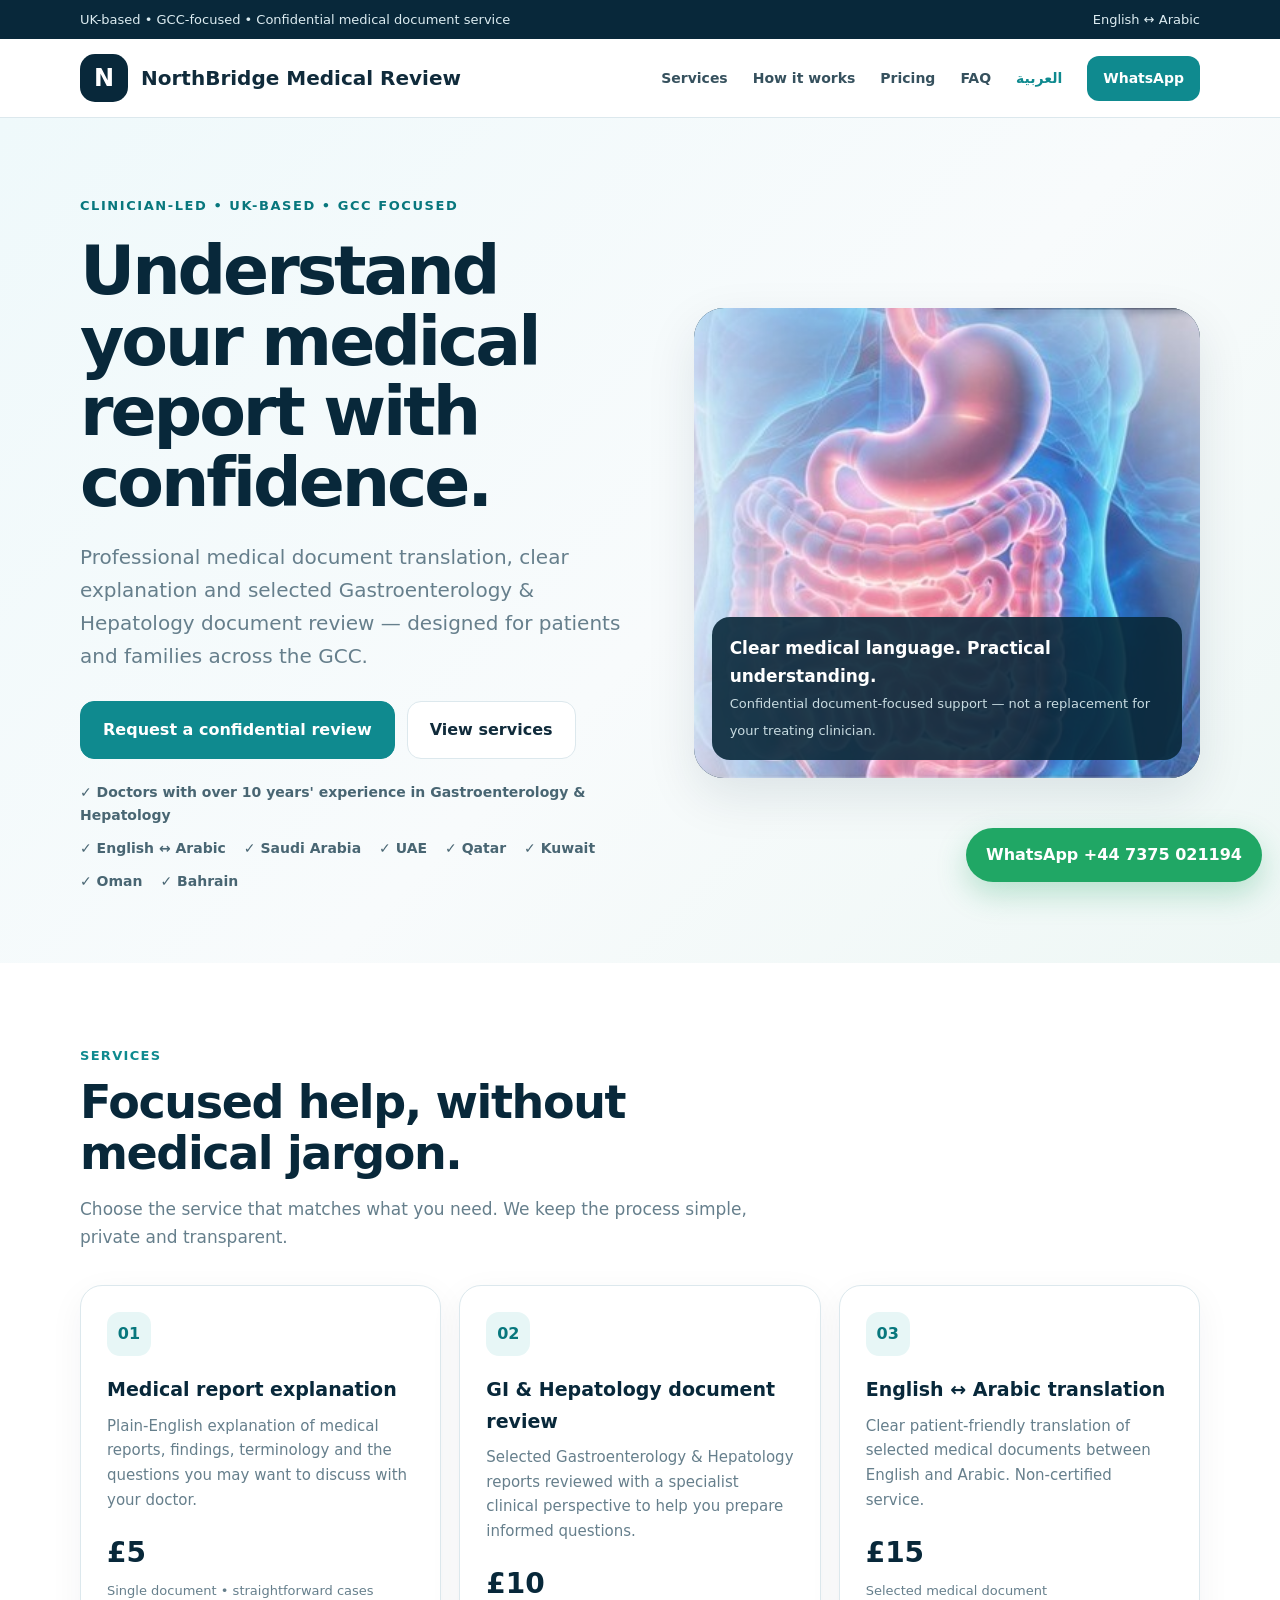
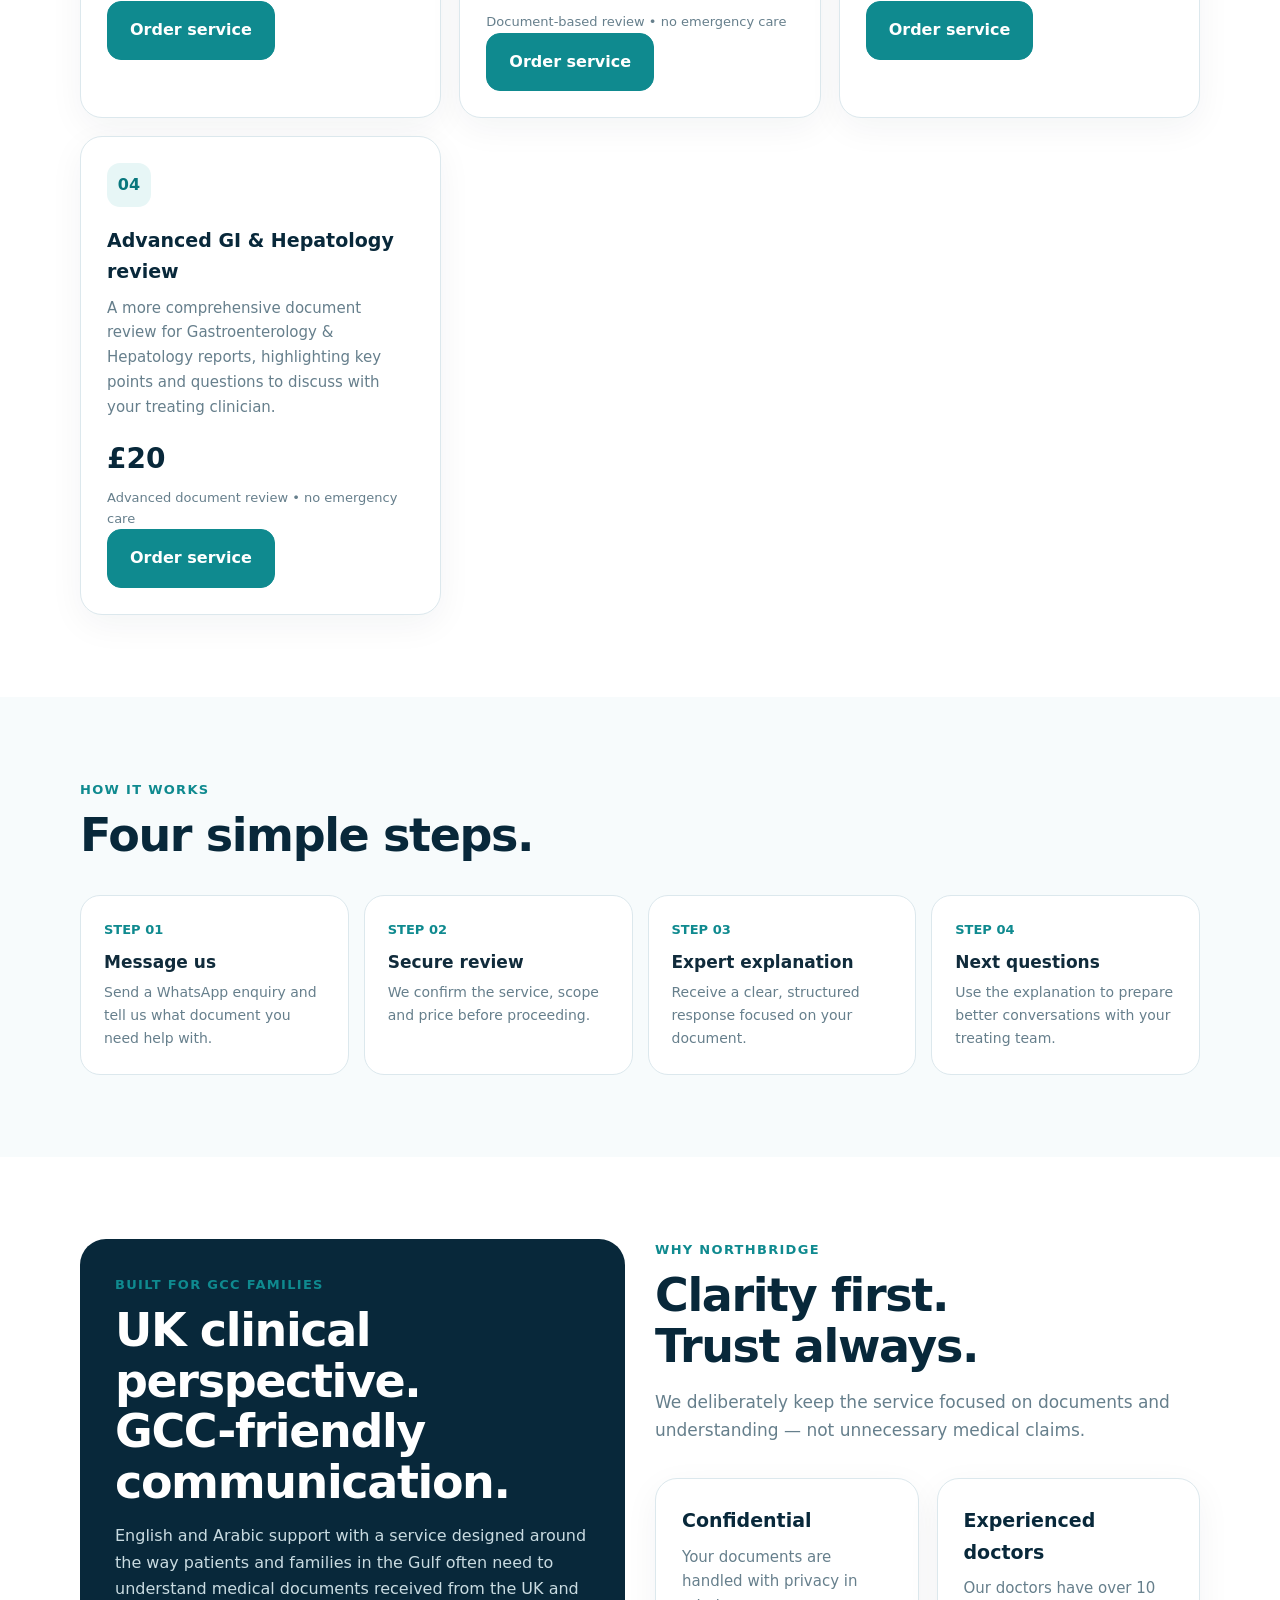
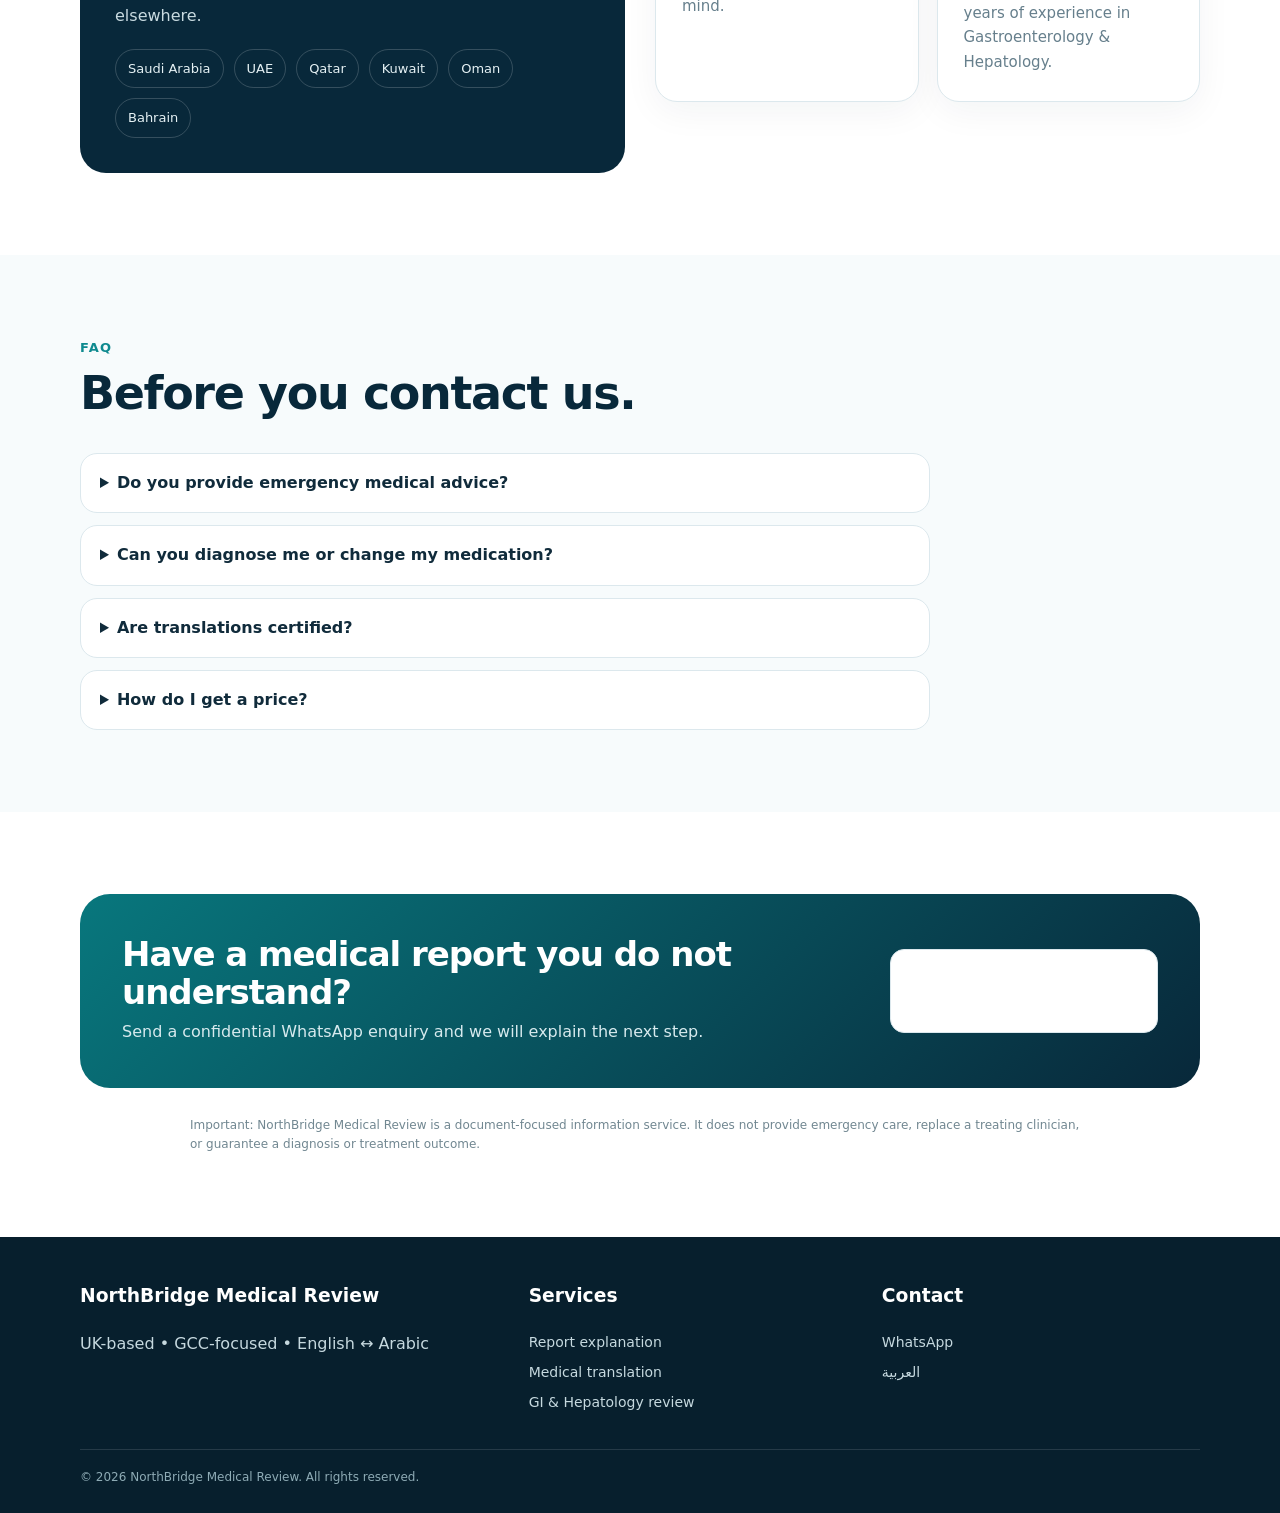
<file: index_final.html>
<!doctype html>
<html lang="en">
<head>
<meta charset="utf-8"><meta name="viewport" content="width=device-width,initial-scale=1">
<title>NorthBridge Medical Review | Medical Report Translation & Explanation</title>
<meta name="description" content="UK-based, clinician-led medical document translation, explanation and selected Gastroenterology & Hepatology review for patients and families across the GCC.">
<link rel="canonical" href="https://northbridgemedicalreview.com/">
<link rel="stylesheet" href="styles.css"><link rel="icon" href="favicon.svg">
<meta property="og:title" content="NorthBridge Medical Review"><meta property="og:description" content="Clear, confidential medical report explanation and selected Gastroenterology & Hepatology document review for GCC families."><meta property="og:type" content="website"><meta property="og:url" content="https://northbridgemedicalreview.com/">
</head>
<body>
<div class="topbar"><div class="container"><span>UK-based • GCC-focused • Confidential medical document service</span><span>English ↔ Arabic</span></div></div>
<header class="nav"><div class="container nav-inner">
<a class="brand" href="index.html"><span class="logo">N</span><span>NorthBridge Medical Review</span></a>
<nav class="navlinks"><a href="#services">Services</a><a href="#how">How it works</a><a href="#pricing">Pricing</a><a href="#faq">FAQ</a><a class="lang" href="ar.html">العربية</a><a class="nav-cta" href="https://wa.me/447375021194?text=Hello%20NorthBridge%20Medical%20Review%2C%20I%20would%20like%20to%20ask%20about%20a%20medical%20document.">WhatsApp</a></nav>
</div></header>
<main>
<section class="hero"><div class="container hero-grid">
<div><div class="eyebrow">Clinician-led • UK-based • GCC focused</div>
<h1>Understand your medical report with confidence.</h1>
<p>Professional medical document translation, clear explanation and selected Gastroenterology & Hepatology document review — designed for patients and families across the GCC.</p>
<div class="actions"><a class="btn btn-primary" href="https://wa.me/447375021194?text=Hello%20NorthBridge%20Medical%20Review%2C%20I%20would%20like%20to%20request%20a%20confidential%20review.">Request a confidential review</a><a class="btn btn-light" href="#services">View services</a></div>
<div class="trustline"><span>✓ Doctors with over 10 years' experience in Gastroenterology & Hepatology</span><span>✓ English ↔ Arabic</span><span>✓ Saudi Arabia</span><span>✓ UAE</span><span>✓ Qatar</span><span>✓ Kuwait</span><span>✓ Oman</span><span>✓ Bahrain</span></div>
</div>
<div class="hero-card"><img src="gulf-digestive-anatomy.jpg" alt="Medical illustration of the digestive system"><div class="hero-overlay"><strong>Clear medical language. Practical understanding.</strong><span>Confidential document-focused support — not a replacement for your treating clinician.</span></div></div>
</div></section>

<section class="section" id="services"><div class="container"><div class="section-head"><div class="kicker">Services</div><h2>Focused help, without medical jargon.</h2><p>Choose the service that matches what you need. We keep the process simple, private and transparent.</p></div>
<div class="cards">
<article class="card"><div class="icon">01</div><h3>Medical report explanation</h3><p>Plain-English explanation of medical reports, findings, terminology and the questions you may want to discuss with your doctor.</p><div class="price">£5</div><div class="price-note">Single document • straightforward cases</div><a class="btn btn-primary" href="https://buy.stripe.com/7sYfZh8Fi0wL2LQcPy0sU00">Order service</a></article>
<article class="card"><div class="icon">02</div><h3>GI & Hepatology document review</h3><p>Selected Gastroenterology & Hepatology reports reviewed with a specialist clinical perspective to help you prepare informed questions.</p><div class="price">£10</div><div class="price-note">Document-based review • no emergency care</div><a class="btn btn-primary" href="https://buy.stripe.com/dRmfZh2gUdjx9aeaHq0sU01">Order service</a></article>
<article class="card"><div class="icon">03</div><h3>English ↔ Arabic translation</h3><p>Clear patient-friendly translation of selected medical documents between English and Arabic. Non-certified service.</p><div class="price">£15</div><div class="price-note">Selected medical document</div><a class="btn btn-primary" href="https://buy.stripe.com/14A9AT8Fi0wL9ae16Q0sU02">Order service</a></article>
<article class="card"><div class="icon">04</div><h3>Advanced GI & Hepatology review</h3><p>A more comprehensive document review for Gastroenterology & Hepatology reports, highlighting key points and questions to discuss with your treating clinician.</p><div class="price">£20</div><div class="price-note">Advanced document review • no emergency care</div><a class="btn btn-primary" href="https://buy.stripe.com/4gM8wPf3G93haei9Dm0sU03">Order service</a></article>
</div></div></section>

<section class="section section-soft" id="how"><div class="container"><div class="section-head"><div class="kicker">How it works</div><h2>Four simple steps.</h2></div>
<div class="process"><div class="step"><div class="num">STEP 01</div><h3>Message us</h3><p>Send a WhatsApp enquiry and tell us what document you need help with.</p></div><div class="step"><div class="num">STEP 02</div><h3>Secure review</h3><p>We confirm the service, scope and price before proceeding.</p></div><div class="step"><div class="num">STEP 03</div><h3>Expert explanation</h3><p>Receive a clear, structured response focused on your document.</p></div><div class="step"><div class="num">STEP 04</div><h3>Next questions</h3><p>Use the explanation to prepare better conversations with your treating team.</p></div></div></div></section>

<section class="section" id="pricing"><div class="container gcc"><div class="gcc-panel"><div class="kicker">Built for GCC families</div><h2>UK clinical perspective.<br>GCC-friendly communication.</h2><p>English and Arabic support with a service designed around the way patients and families in the Gulf often need to understand medical documents received from the UK and elsewhere.</p><div class="countries"><span class="country">Saudi Arabia</span><span class="country">UAE</span><span class="country">Qatar</span><span class="country">Kuwait</span><span class="country">Oman</span><span class="country">Bahrain</span></div></div>
<div><div class="section-head"><div class="kicker">Why NorthBridge</div><h2>Clarity first.<br>Trust always.</h2><p>We deliberately keep the service focused on documents and understanding — not unnecessary medical claims.</p></div><div class="cards" style="grid-template-columns:1fr 1fr"><article class="card"><h3>Confidential</h3><p>Your documents are handled with privacy in mind.</p></article><article class="card"><h3>Experienced doctors</h3><p>Our doctors have over 10 years of experience in Gastroenterology & Hepatology.</p></article></div></div></div></section>

<section class="section section-soft" id="faq"><div class="container"><div class="section-head"><div class="kicker">FAQ</div><h2>Before you contact us.</h2></div><div class="faq">
<details><summary>Do you provide emergency medical advice?</summary><p>No. This is a document explanation and review service. For urgent symptoms or emergencies, contact your local emergency service or treating clinician.</p></details>
<details><summary>Can you diagnose me or change my medication?</summary><p>No. We do not replace your treating doctor, provide emergency care or independently prescribe/change treatment through this service.</p></details>
<details><summary>Are translations certified?</summary><p>No. Unless explicitly agreed otherwise, translations are non-certified, patient-friendly medical translations.</p></details>
<details><summary>How do I get a price?</summary><p>The prices for our standard services are shown above. If your document does not fit the listed scope, send it through WhatsApp and we can confirm the scope before starting.</p></details>
</div></div></section>

<section class="section"><div class="container"><div class="cta"><div><h2>Have a medical report you do not understand?</h2><p>Send a confidential WhatsApp enquiry and we will explain the next step.</p></div><a class="btn btn-light" href="https://wa.me/447375021194?text=Hello%20NorthBridge%20Medical%20Review%2C%20I%20would%20like%20a%20confidential%20document%20review.">WhatsApp +44 7375 021194</a></div><p class="disclaimer">Important: NorthBridge Medical Review is a document-focused information service. It does not provide emergency care, replace a treating clinician, or guarantee a diagnosis or treatment outcome.</p></div></section>
</main>
<footer class="footer"><div class="container footer-grid"><div><h3>NorthBridge Medical Review</h3><p>UK-based • GCC-focused • English ↔ Arabic</p></div><div><h3>Services</h3><a href="#services">Report explanation</a><a href="#services">Medical translation</a><a href="#services">GI & Hepatology review</a></div><div><h3>Contact</h3><a href="https://wa.me/447375021194">WhatsApp</a><a href="ar.html">العربية</a></div></div><div class="container copyright">© 2026 NorthBridge Medical Review. All rights reserved.</div></footer>
<a class="wa" href="https://wa.me/447375021194?text=Hello%20NorthBridge%20Medical%20Review%2C%20I%20would%20like%20to%20make%20an%20enquiry.">WhatsApp +44 7375 021194</a>
</body></html>
</file>
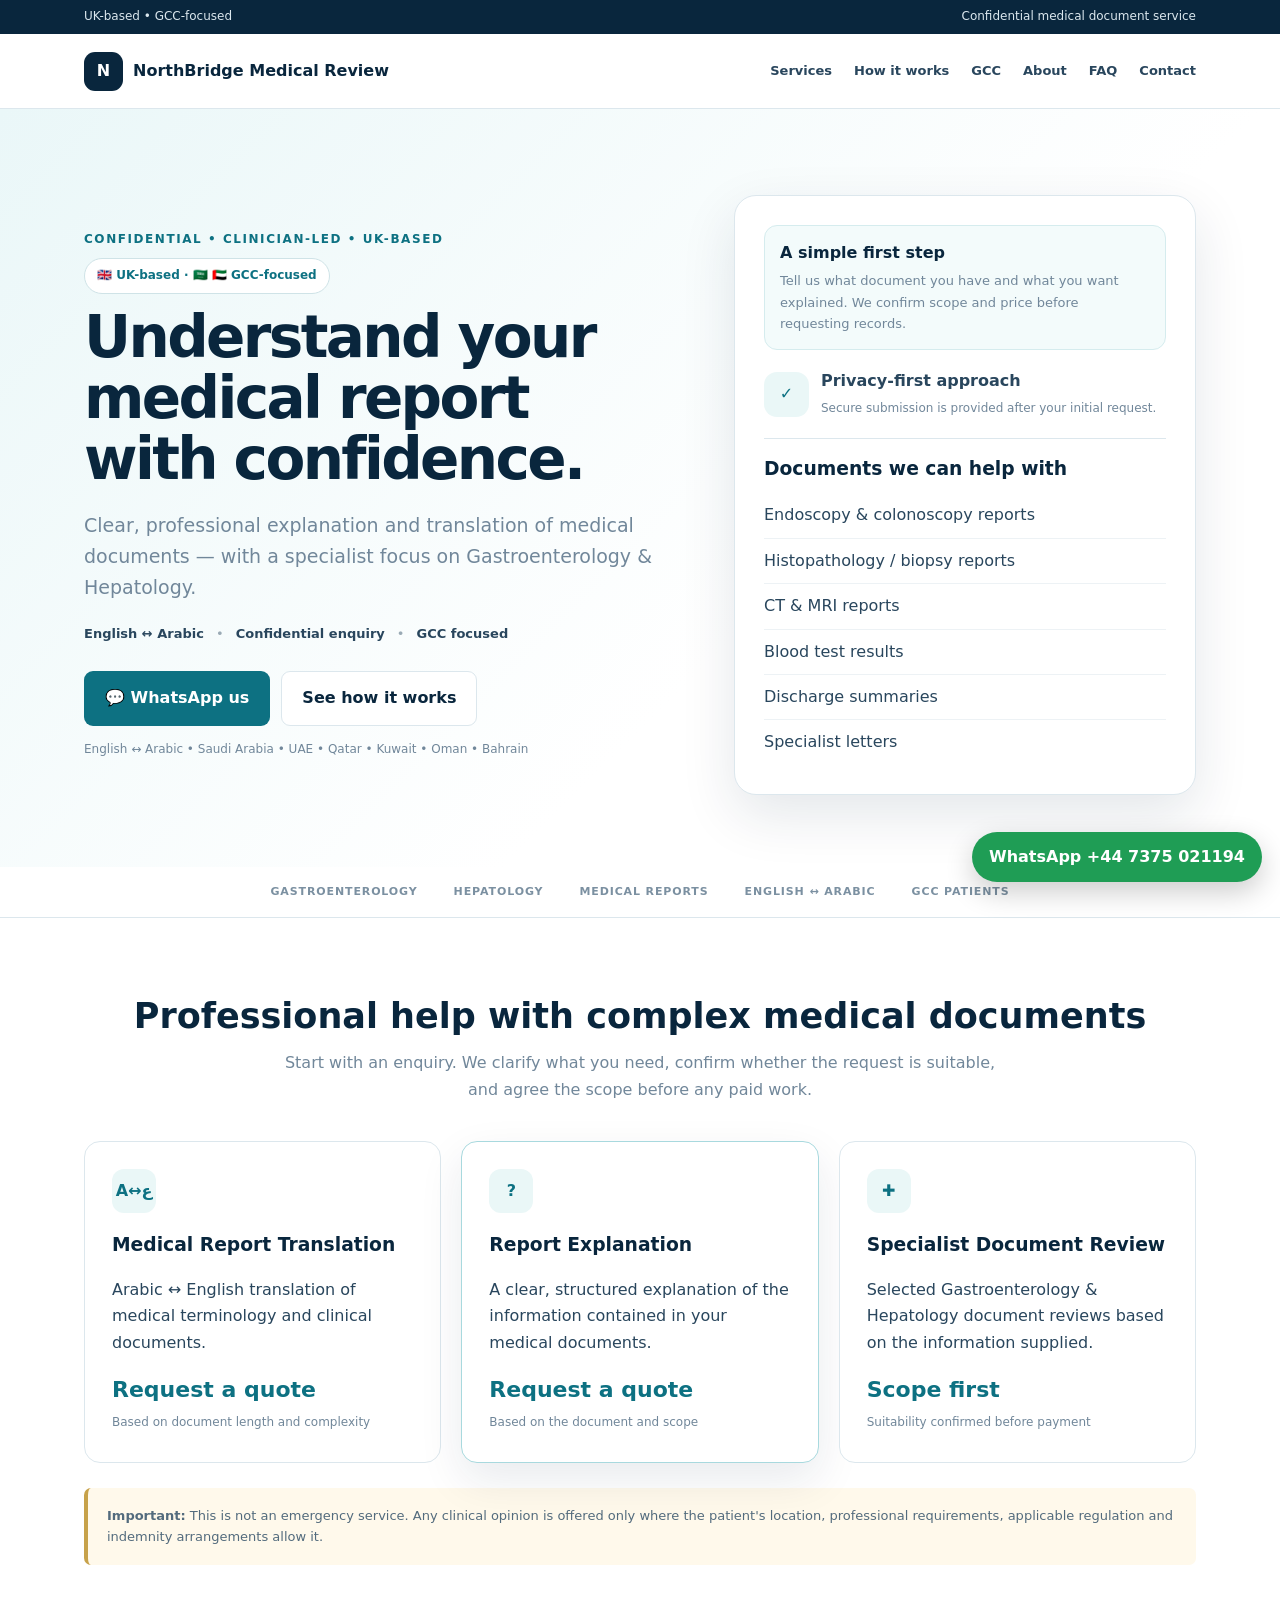
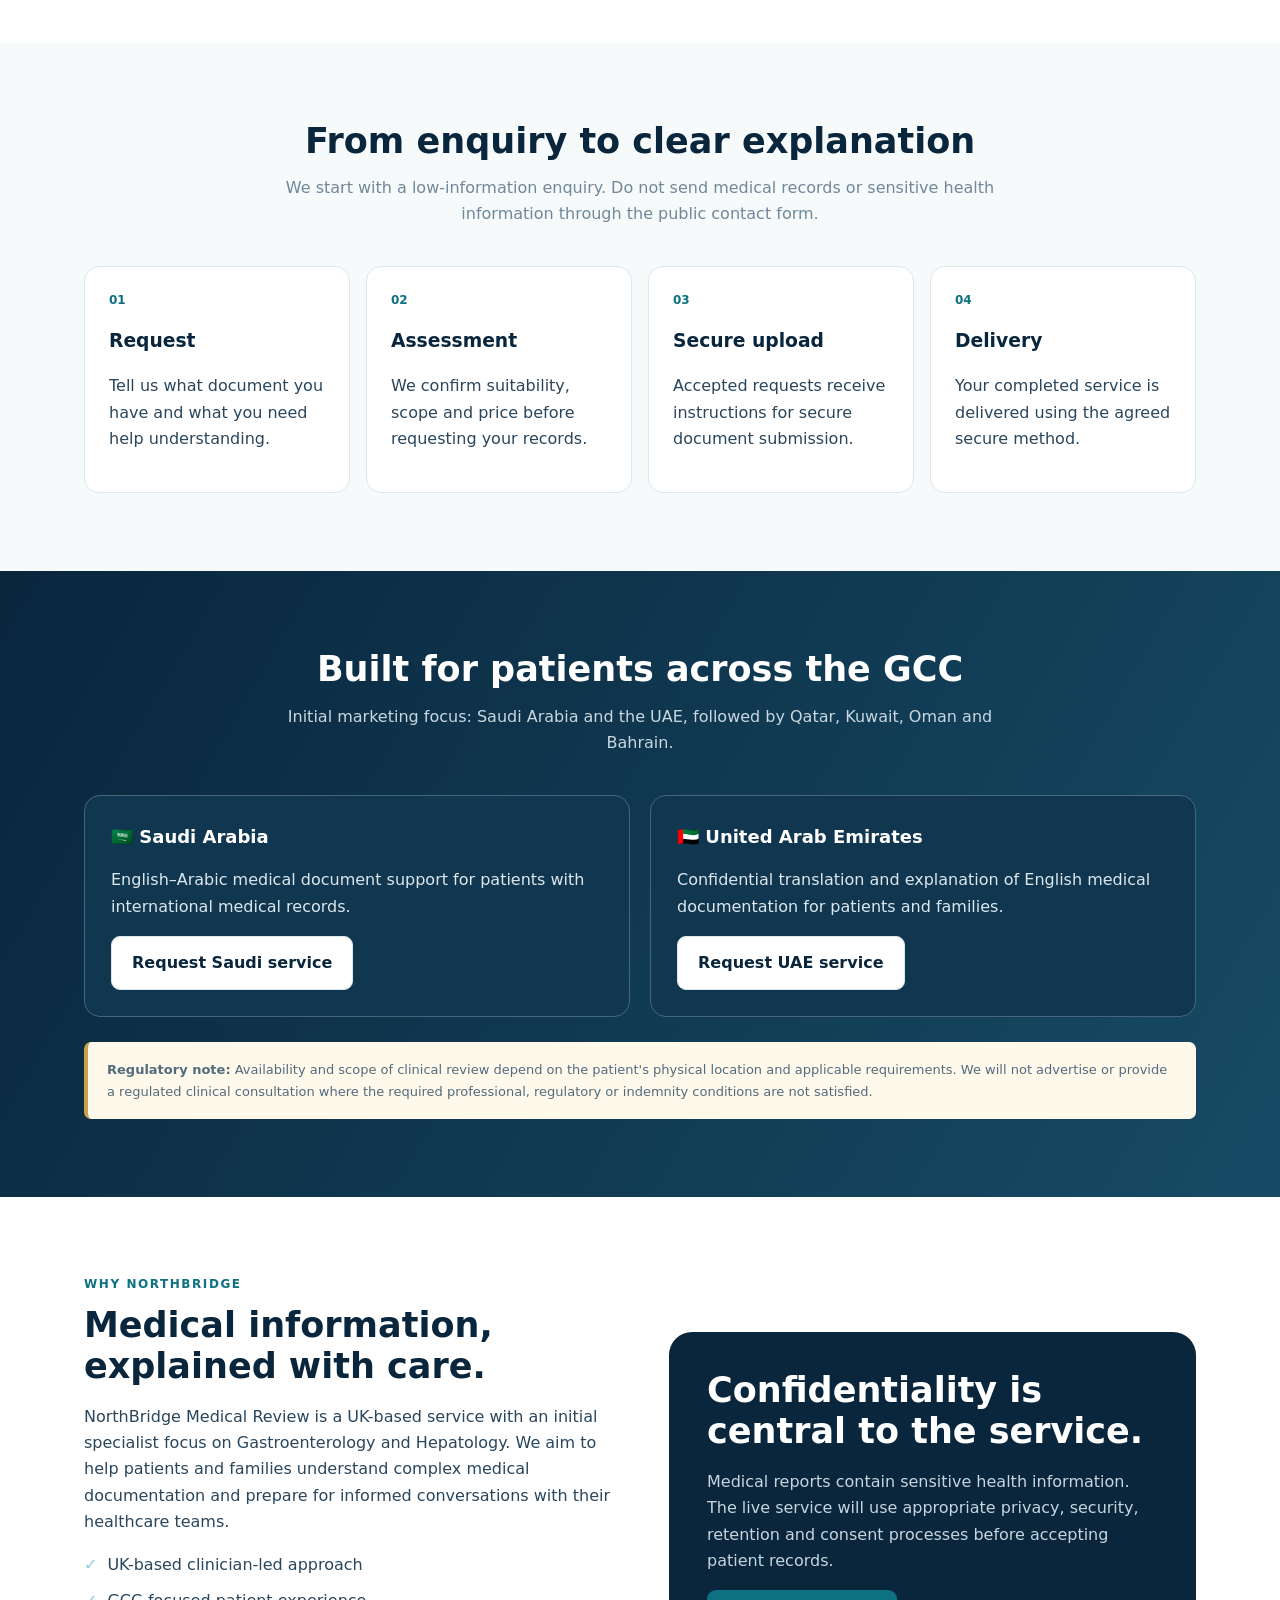
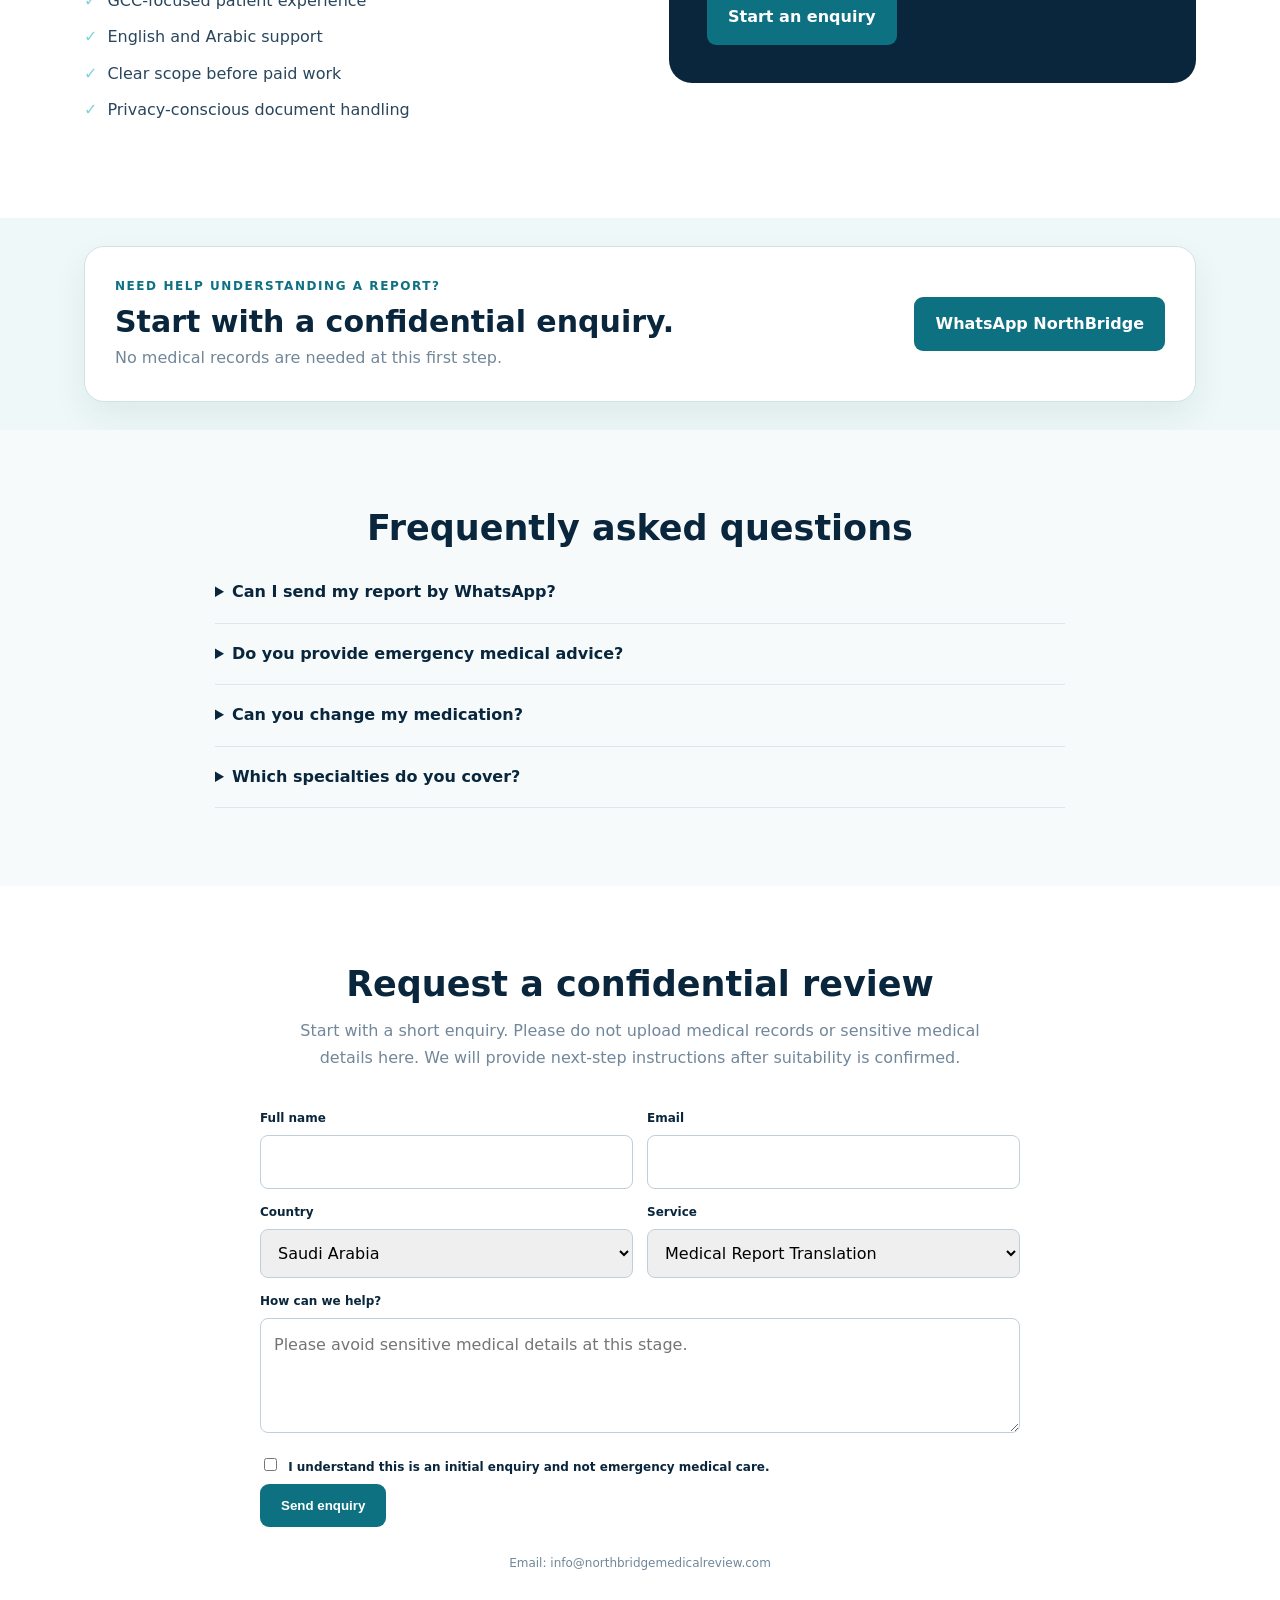
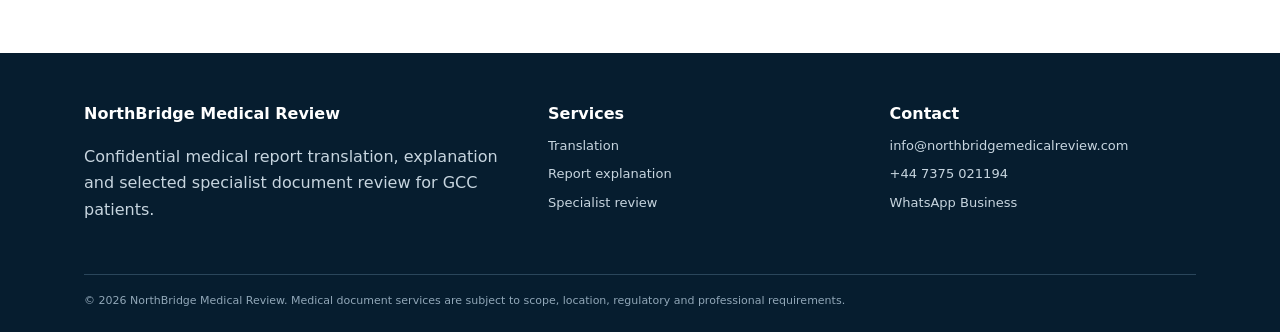
<file: index_northbridge_marketing-1.html>
<!doctype html>
<html lang="en">
<head>
<meta charset="utf-8"><meta name="viewport" content="width=device-width,initial-scale=1">
<title>NorthBridge Medical Review | UK-Based Medical Report Review</title>
<meta name="description" content="UK-based clinician-led medical report translation, explanation and selected Gastroenterology & Hepatology document review for GCC patients. English ↔ Arabic.">
<style>
:root{--navy:#09263d;--blue:#0d7182;--mint:#eaf7f7;--gold:#c7a24a;--ink:#29465d;--muted:#71879a;--bg:#f6fafb;--line:#dce7ed;--white:#fff}
*{box-sizing:border-box}html{scroll-behavior:smooth}body{margin:0;font-family:Inter,system-ui,-apple-system,"Segoe UI",Arial,sans-serif;color:var(--ink);line-height:1.65}a{text-decoration:none;color:inherit}.wrap{max-width:1160px;margin:auto;padding:0 24px}
.top{background:var(--navy);color:#dbe7ee;font-size:12px}.top .wrap{height:34px;display:flex;align-items:center;justify-content:space-between}
header{position:sticky;top:0;z-index:50;background:rgba(255,255,255,.97);border-bottom:1px solid var(--line);backdrop-filter:blur(12px)}nav{height:74px;display:flex;align-items:center;justify-content:space-between}.brand{display:flex;align-items:center;gap:10px;font-weight:900;color:var(--navy)}.logo{width:39px;height:39px;border-radius:11px;background:var(--navy);color:#fff;display:grid;place-items:center}.links{display:flex;align-items:center;gap:22px;font-size:13px;font-weight:750}.links a:hover{color:var(--blue)}.btn{display:inline-flex;align-items:center;justify-content:center;padding:13px 20px;border-radius:9px;font-weight:850;border:1px solid transparent}.primary{background:var(--blue);color:#fff}.outline{background:#fff;border-color:var(--line);color:var(--navy)}
.hero{background:linear-gradient(135deg,#eaf7f8,#fff 62%);padding:86px 0 72px}.heroGrid{display:grid;grid-template-columns:1.12fr .88fr;gap:62px;align-items:center}.eyebrow{color:var(--blue);font-size:12px;font-weight:900;letter-spacing:.13em;text-transform:uppercase}h1{font-size:58px;line-height:1.05;letter-spacing:-.045em;color:var(--navy);margin:13px 0 20px}h2{font-size:35px;line-height:1.18;color:var(--navy);margin:0 0 13px}h3{color:var(--navy);margin:0 0 8px}.lead{font-size:19px;color:var(--muted);max-width:680px}.actions{display:flex;gap:11px;flex-wrap:wrap;margin:27px 0 14px}
.heroBox{background:#fff;border:1px solid var(--line);border-radius:22px;padding:29px;box-shadow:0 20px 55px rgba(9,38,61,.11)}.seal{display:flex;gap:12px;align-items:center;border-bottom:1px solid var(--line);padding-bottom:18px;margin-bottom:15px}.sealIcon{width:45px;height:45px;border-radius:13px;background:var(--mint);color:var(--blue);display:grid;place-items:center;font-weight:900}.heroBox ul{list-style:none;padding:0;margin:0}.heroBox li{padding:9px 0;border-bottom:1px solid #edf2f5}.heroBox li:last-child{border:0}.mini{font-size:12px;color:var(--muted)}
.trust{border-bottom:1px solid var(--line);padding:16px 0;color:#7b90a1;font-size:11px;font-weight:900;letter-spacing:.08em}.trust .wrap{display:flex;justify-content:center;gap:36px;flex-wrap:wrap}
section{padding:78px 0}.center{text-align:center}.sub{max-width:720px;margin:0 auto 38px;color:var(--muted)}.cards{display:grid;grid-template-columns:repeat(3,1fr);gap:20px}.card{background:#fff;border:1px solid var(--line);border-radius:16px;padding:27px}.featured{border-color:#a8d9de;box-shadow:0 17px 45px rgba(9,38,61,.09)}.icon{width:44px;height:44px;border-radius:12px;background:var(--mint);color:var(--blue);display:grid;place-items:center;font-weight:900;margin-bottom:17px}.price{font-size:22px;color:var(--blue);font-weight:900;margin-top:15px}
.process{background:var(--bg)}.steps{display:grid;grid-template-columns:repeat(4,1fr);gap:16px}.step{background:#fff;border:1px solid var(--line);border-radius:15px;padding:24px}.num{color:var(--blue);font-weight:900;font-size:12px;margin-bottom:16px}
.dark{background:var(--navy);color:#dbe7ee;border-radius:23px;padding:38px}.dark h2{color:#fff}.dark p{color:#c6d5df}.split{display:grid;grid-template-columns:1fr 1fr;gap:58px;align-items:center}.checks{list-style:none;padding:0}.checks li{margin:10px 0}.checks li:before{content:"✓";color:#83d2d8;font-weight:900;margin-right:10px}
.region{background:linear-gradient(120deg,#09263d,#174b65);color:#dce8ee}.region h2{color:#fff}.region .sub{color:#c9d8e0}.regionGrid{display:grid;grid-template-columns:1fr 1fr;gap:20px}.regionCard{border:1px solid #45667b;background:#103650;border-radius:16px;padding:26px}.regionCard strong{color:#fff;font-size:18px}.notice{margin-top:25px;padding:17px 19px;border-left:4px solid var(--gold);background:#fff9eb;color:#536b7d;border-radius:7px;font-size:13px}
.faq{max-width:850px;margin:auto}.faq details{border-bottom:1px solid var(--line);padding:17px 0}.faq summary{font-weight:850;color:var(--navy);cursor:pointer}
.form{max-width:760px;margin:25px auto 0}.grid2{display:grid;grid-template-columns:1fr 1fr;gap:14px}.full{grid-column:1/-1}label{display:block;font-size:12px;font-weight:850;color:var(--navy);margin-bottom:6px}input,select,textarea{width:100%;padding:13px;border:1px solid #bfd0db;border-radius:8px;font:inherit}textarea{min-height:115px}.consent{font-size:12px;color:var(--muted)}
footer{background:#061d2f;color:#c7d5df;padding:48px 0 22px}.foot{display:grid;grid-template-columns:1.4fr 1fr 1fr;gap:35px}.foot strong{color:#fff}.foot a{display:block;margin:7px 0;font-size:13px}.copy{border-top:1px solid #2a465b;margin-top:35px;padding-top:17px;font-size:11px;color:#91a7b8}
.wa{position:fixed;right:18px;bottom:18px;z-index:80;background:#1f9d55;color:#fff;padding:12px 17px;border-radius:999px;font-weight:900;box-shadow:0 10px 28px rgba(0,0,0,.2)}
@media(max-width:900px){h1{font-size:44px}.heroGrid,.split,.regionGrid{grid-template-columns:1fr}.cards{grid-template-columns:1fr}.steps{grid-template-columns:1fr 1fr}.links{display:none}.foot{grid-template-columns:1fr 1fr}}
@media(max-width:600px){h1{font-size:38px}.steps,.grid2{grid-template-columns:1fr}.hero{padding:60px 0}.trust .wrap{gap:14px}section{padding:58px 0}}
</style>
</head>
<body>
<div class="top"><div class="wrap"><span>UK-based • GCC-focused</span><span>Confidential medical document service</span></div></div>
<header><div class="wrap"><nav>
<a class="brand" href="#"><span class="logo">N</span>NorthBridge Medical Review</a>
<div class="links"><a href="#services">Services</a><a href="#process">How it works</a><a href="#gcc">GCC</a><a href="#about">About</a><a href="#faq">FAQ</a><a href="#contact">Contact</a></div>
</nav></div></header>

<main>
<section class="hero"><div class="wrap heroGrid">
<div><div class="eyebrow">Confidential • Clinician-led • UK-based</div>
<div style="display:inline-flex;align-items:center;gap:8px;background:#fff;border:1px solid #cfe3e7;border-radius:999px;padding:7px 12px;font-size:12px;font-weight:850;color:#0d7182;margin-top:8px">🇬🇧 UK-based · 🇸🇦 🇦🇪 GCC-focused</div>
<h1>Understand your medical report with confidence.</h1>
<p class="lead">Clear, professional explanation and translation of medical documents — with a specialist focus on Gastroenterology & Hepatology.</p>
<div style="display:flex;gap:12px;flex-wrap:wrap;margin-top:18px">
<span style="font-size:13px;font-weight:800;color:#29465d">English ↔ Arabic</span>
<span style="font-size:13px;color:#9aaab5">•</span>
<span style="font-size:13px;font-weight:800;color:#29465d">Confidential enquiry</span>
<span style="font-size:13px;color:#9aaab5">•</span>
<span style="font-size:13px;font-weight:800;color:#29465d">GCC focused</span>
</div>
<div class="actions">
<a class="btn primary" href="https://wa.me/447375021194?text=Hello%2C%20I%20would%20like%20to%20request%20a%20confidential%20medical%20document%20review." target="_blank" rel="noopener">💬 WhatsApp us</a>
<a class="btn outline" href="#contact">See how it works</a>
</div>
<div class="mini">English ↔ Arabic • Saudi Arabia • UAE • Qatar • Kuwait • Oman • Bahrain</div></div>
<div class="heroBox">
<div style="background:#f3fbfb;border:1px solid #d5ecee;border-radius:13px;padding:14px 15px;margin-bottom:18px">
<strong style="color:#09263d">A simple first step</strong>
<p style="margin:4px 0 0;font-size:13px;color:#71879a">Tell us what document you have and what you want explained. We confirm scope and price before requesting records.</p>
</div>
<div class="seal"><div class="sealIcon">✓</div><div><strong>Privacy-first approach</strong><br><span class="mini">Secure submission is provided after your initial request.</span></div></div>
<h3>Documents we can help with</h3><ul><li>Endoscopy & colonoscopy reports</li><li>Histopathology / biopsy reports</li><li>CT & MRI reports</li><li>Blood test results</li><li>Discharge summaries</li><li>Specialist letters</li></ul>
</div></div></section>

<div class="trust"><div class="wrap"><span>GASTROENTEROLOGY</span><span>HEPATOLOGY</span><span>MEDICAL REPORTS</span><span>ENGLISH ↔ ARABIC</span><span>GCC PATIENTS</span></div></div>

<section id="services"><div class="wrap"><div class="center"><h2>Professional help with complex medical documents</h2><p class="sub">Start with an enquiry. We clarify what you need, confirm whether the request is suitable, and agree the scope before any paid work.</p></div>
<div class="cards">
<div class="card"><div class="icon">A↔ع</div><h3>Medical Report Translation</h3><p>Arabic ↔ English translation of medical terminology and clinical documents.</p><div class="price">Request a quote</div><span class="mini">Based on document length and complexity</span></div>
<div class="card featured"><div class="icon">?</div><h3>Report Explanation</h3><p>A clear, structured explanation of the information contained in your medical documents.</p><div class="price">Request a quote</div><span class="mini">Based on the document and scope</span></div>
<div class="card"><div class="icon">✚</div><h3>Specialist Document Review</h3><p>Selected Gastroenterology & Hepatology document reviews based on the information supplied.</p><div class="price">Scope first</div><span class="mini">Suitability confirmed before payment</span></div>
</div><div class="notice"><strong>Important:</strong> This is not an emergency service. Any clinical opinion is offered only where the patient's location, professional requirements, applicable regulation and indemnity arrangements allow it.</div>
</div></section>

<section id="process" class="process"><div class="wrap"><div class="center"><h2>From enquiry to clear explanation</h2><p class="sub">We start with a low-information enquiry. Do not send medical records or sensitive health information through the public contact form.</p></div>
<div class="steps">
<div class="step"><div class="num">01</div><h3>Request</h3><p>Tell us what document you have and what you need help understanding.</p></div>
<div class="step"><div class="num">02</div><h3>Assessment</h3><p>We confirm suitability, scope and price before requesting your records.</p></div>
<div class="step"><div class="num">03</div><h3>Secure upload</h3><p>Accepted requests receive instructions for secure document submission.</p></div>
<div class="step"><div class="num">04</div><h3>Delivery</h3><p>Your completed service is delivered using the agreed secure method.</p></div>
</div></div></section>

<section id="gcc" class="region"><div class="wrap"><div class="center"><h2>Built for patients across the GCC</h2><p class="sub">Initial marketing focus: Saudi Arabia and the UAE, followed by Qatar, Kuwait, Oman and Bahrain.</p></div>
<div class="regionGrid"><div class="regionCard"><strong>🇸🇦 Saudi Arabia</strong><p>English–Arabic medical document support for patients with international medical records.</p><a class="btn outline" href="#contact">Request Saudi service</a></div>
<div class="regionCard"><strong>🇦🇪 United Arab Emirates</strong><p>Confidential translation and explanation of English medical documentation for patients and families.</p><a class="btn outline" href="#contact">Request UAE service</a></div></div>
<div class="notice"><strong>Regulatory note:</strong> Availability and scope of clinical review depend on the patient's physical location and applicable requirements. We will not advertise or provide a regulated clinical consultation where the required professional, regulatory or indemnity conditions are not satisfied.</div>
</div></section>

<section id="about"><div class="wrap split"><div><div class="eyebrow">Why NorthBridge</div><h2 style="margin-top:10px">Medical information, explained with care.</h2><p>NorthBridge Medical Review is a UK-based service with an initial specialist focus on Gastroenterology and Hepatology. We aim to help patients and families understand complex medical documentation and prepare for informed conversations with their healthcare teams.</p><ul class="checks"><li>UK-based clinician-led approach</li><li>GCC-focused patient experience</li><li>English and Arabic support</li><li>Clear scope before paid work</li><li>Privacy-conscious document handling</li></ul></div>
<div class="dark"><h2>Confidentiality is central to the service.</h2><p>Medical reports contain sensitive health information. The live service will use appropriate privacy, security, retention and consent processes before accepting patient records.</p><a class="btn primary" href="#contact">Start an enquiry</a></div></div></section>


<section style="padding:28px 0;background:#eef8f8">
<div class="wrap">
<div style="background:#fff;border:1px solid #cfe3e7;border-radius:20px;padding:30px;display:flex;justify-content:space-between;align-items:center;gap:25px;flex-wrap:wrap;box-shadow:0 15px 35px rgba(9,38,61,.07)">
<div>
<div class="eyebrow">Need help understanding a report?</div>
<h2 style="margin:8px 0 5px;font-size:30px">Start with a confidential enquiry.</h2>
<p style="margin:0;color:#71879a">No medical records are needed at this first step.</p>
</div>
<a class="btn primary" href="https://wa.me/447375021194?text=Hello%2C%20I%20would%20like%20to%20make%20a%20confidential%20enquiry." target="_blank" rel="noopener">WhatsApp NorthBridge</a>
</div>
</div>
</section>

<section id="faq" style="background:var(--bg)"><div class="wrap"><div class="center"><h2>Frequently asked questions</h2></div><div class="faq">
<details><summary>Can I send my report by WhatsApp?</summary><p>Not through a personal WhatsApp account. We will provide an appropriate secure submission method after your request is assessed.</p></details>
<details><summary>Do you provide emergency medical advice?</summary><p>No. This is not an emergency service. Please contact your local emergency or healthcare service for urgent symptoms.</p></details>
<details><summary>Can you change my medication?</summary><p>Translation and explanation services do not replace your treating clinician. Any clinical service will have a separately defined scope.</p></details>
<details><summary>Which specialties do you cover?</summary><p>Our initial specialist focus is Gastroenterology and Hepatology.</p></details>
</div></div></section>

<section id="contact"><div class="wrap"><div class="center"><h2>Request a confidential review</h2><p class="sub">Start with a short enquiry. Please do not upload medical records or sensitive medical details here. We will provide next-step instructions after suitability is confirmed.</p></div>
<form class="form" onsubmit="event.preventDefault();const msg='Hello, I would like to make a confidential enquiry.%0A%0ACountry: '+encodeURIComponent(document.getElementById('country').value)+'%0AService: '+encodeURIComponent(document.getElementById('service').value)+'%0AName: '+encodeURIComponent(document.getElementById('name').value);window.open('https://wa.me/447375021194?text='+msg,'_blank');">
<div class="grid2"><div><label>Full name</label><input id="name" required></div><div><label>Email</label><input id="email" type="email" required></div>
<div><label>Country</label><select id="country"><option>Saudi Arabia</option><option>United Arab Emirates</option><option>Qatar</option><option>Kuwait</option><option>Oman</option><option>Bahrain</option></select></div>
<div><label>Service</label><select id="service"><option>Medical Report Translation</option><option>Report Explanation</option><option>Specialist Document Review</option></select></div>
<div class="full"><label>How can we help?</label><textarea id="message" placeholder="Please avoid sensitive medical details at this stage."></textarea></div>
<div class="full consent"><label><input type="checkbox" required style="width:auto;margin-right:7px"> I understand this is an initial enquiry and not emergency medical care.</label></div></div>
<button class="btn primary" type="submit">Send enquiry</button></form>
<div class="center" style="margin-top:22px"><span class="mini">Email: info@northbridgemedicalreview.com</span></div>
</div></section>
</main>

<footer><div class="wrap"><div class="foot"><div><strong>NorthBridge Medical Review</strong><p>Confidential medical report translation, explanation and selected specialist document review for GCC patients.</p></div><div><strong>Services</strong><a href="#services">Translation</a><a href="#services">Report explanation</a><a href="#services">Specialist review</a></div><div><strong>Contact</strong><a href="mailto:info@northbridgemedicalreview.com">info@northbridgemedicalreview.com</a><a href="tel:+447375021194">+44 7375 021194</a><a href="https://wa.me/447375021194" target="_blank">WhatsApp Business</a></div></div>
<div class="copy">© 2026 NorthBridge Medical Review. Medical document services are subject to scope, location, regulatory and professional requirements.</div></div></footer>
<a class="wa" href="https://wa.me/447375021194" target="_blank" rel="noopener">WhatsApp +44 7375 021194</a>
</body></html>
</file>
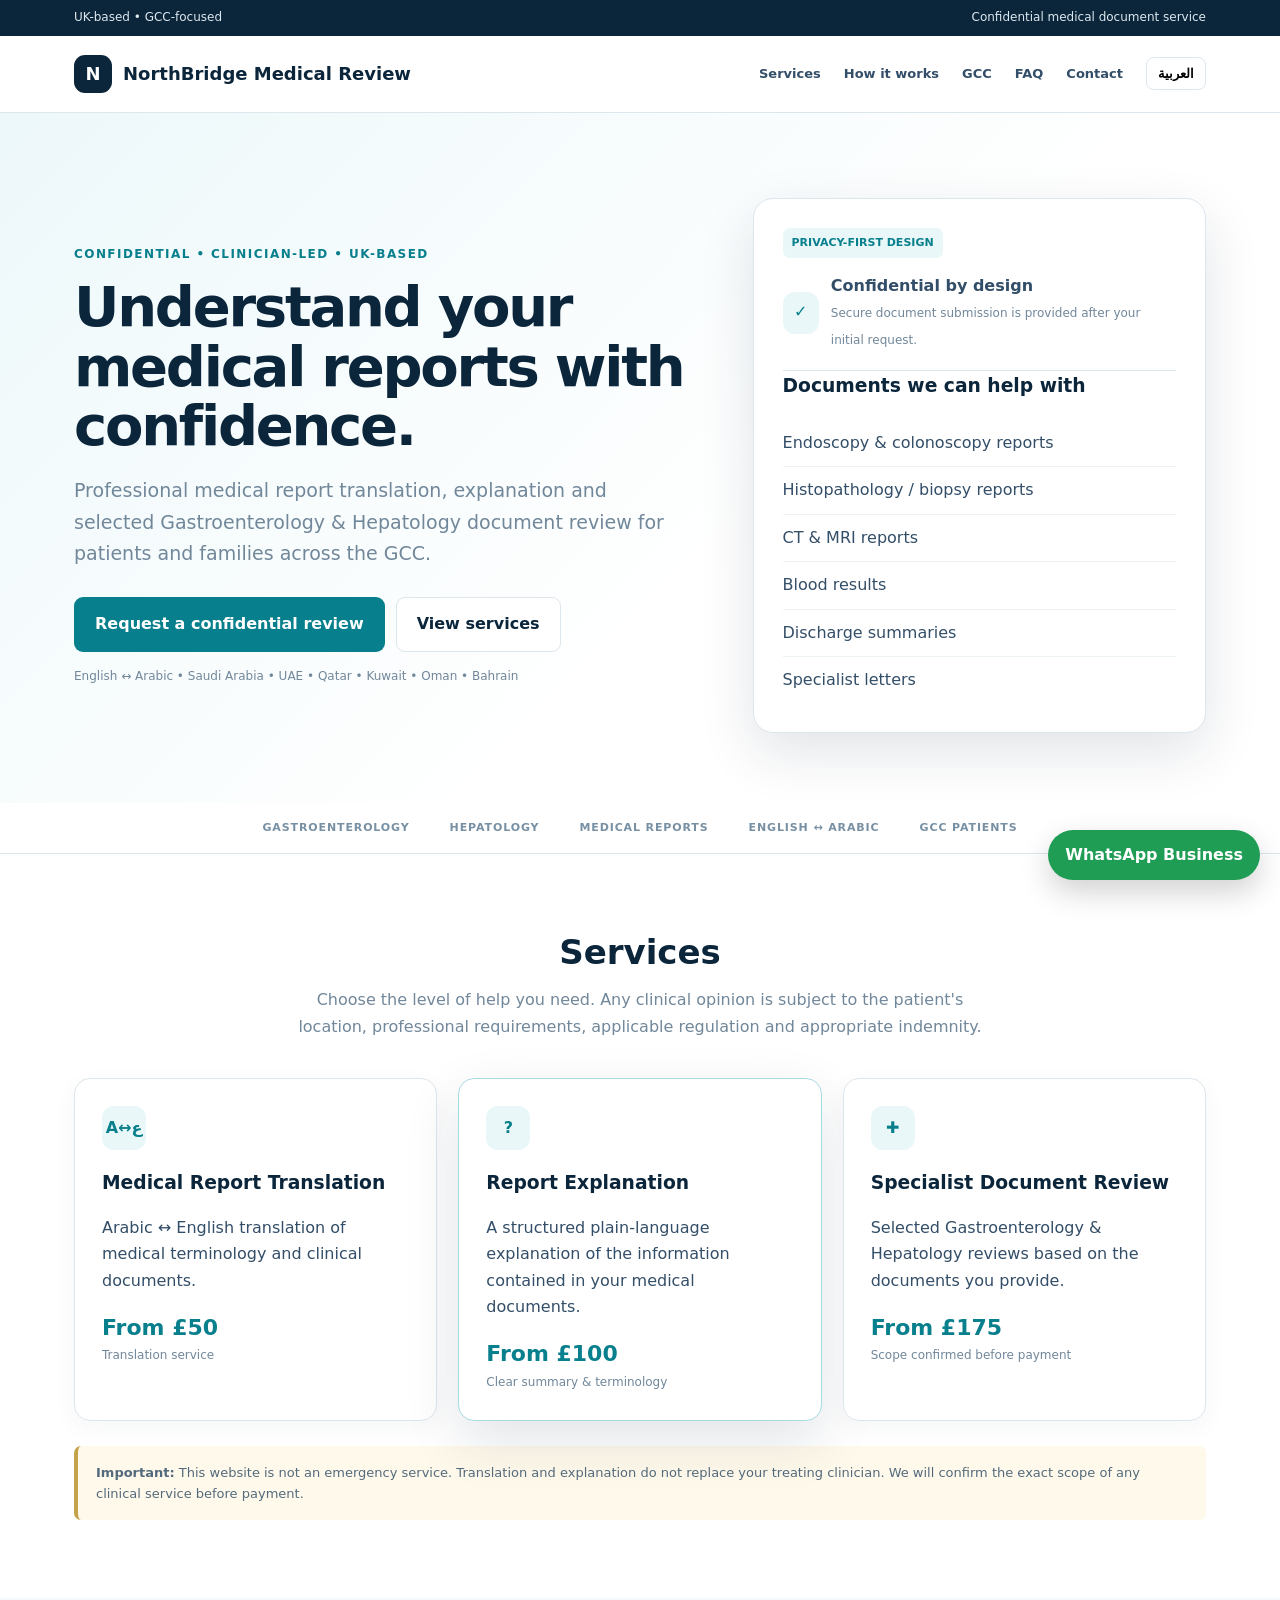
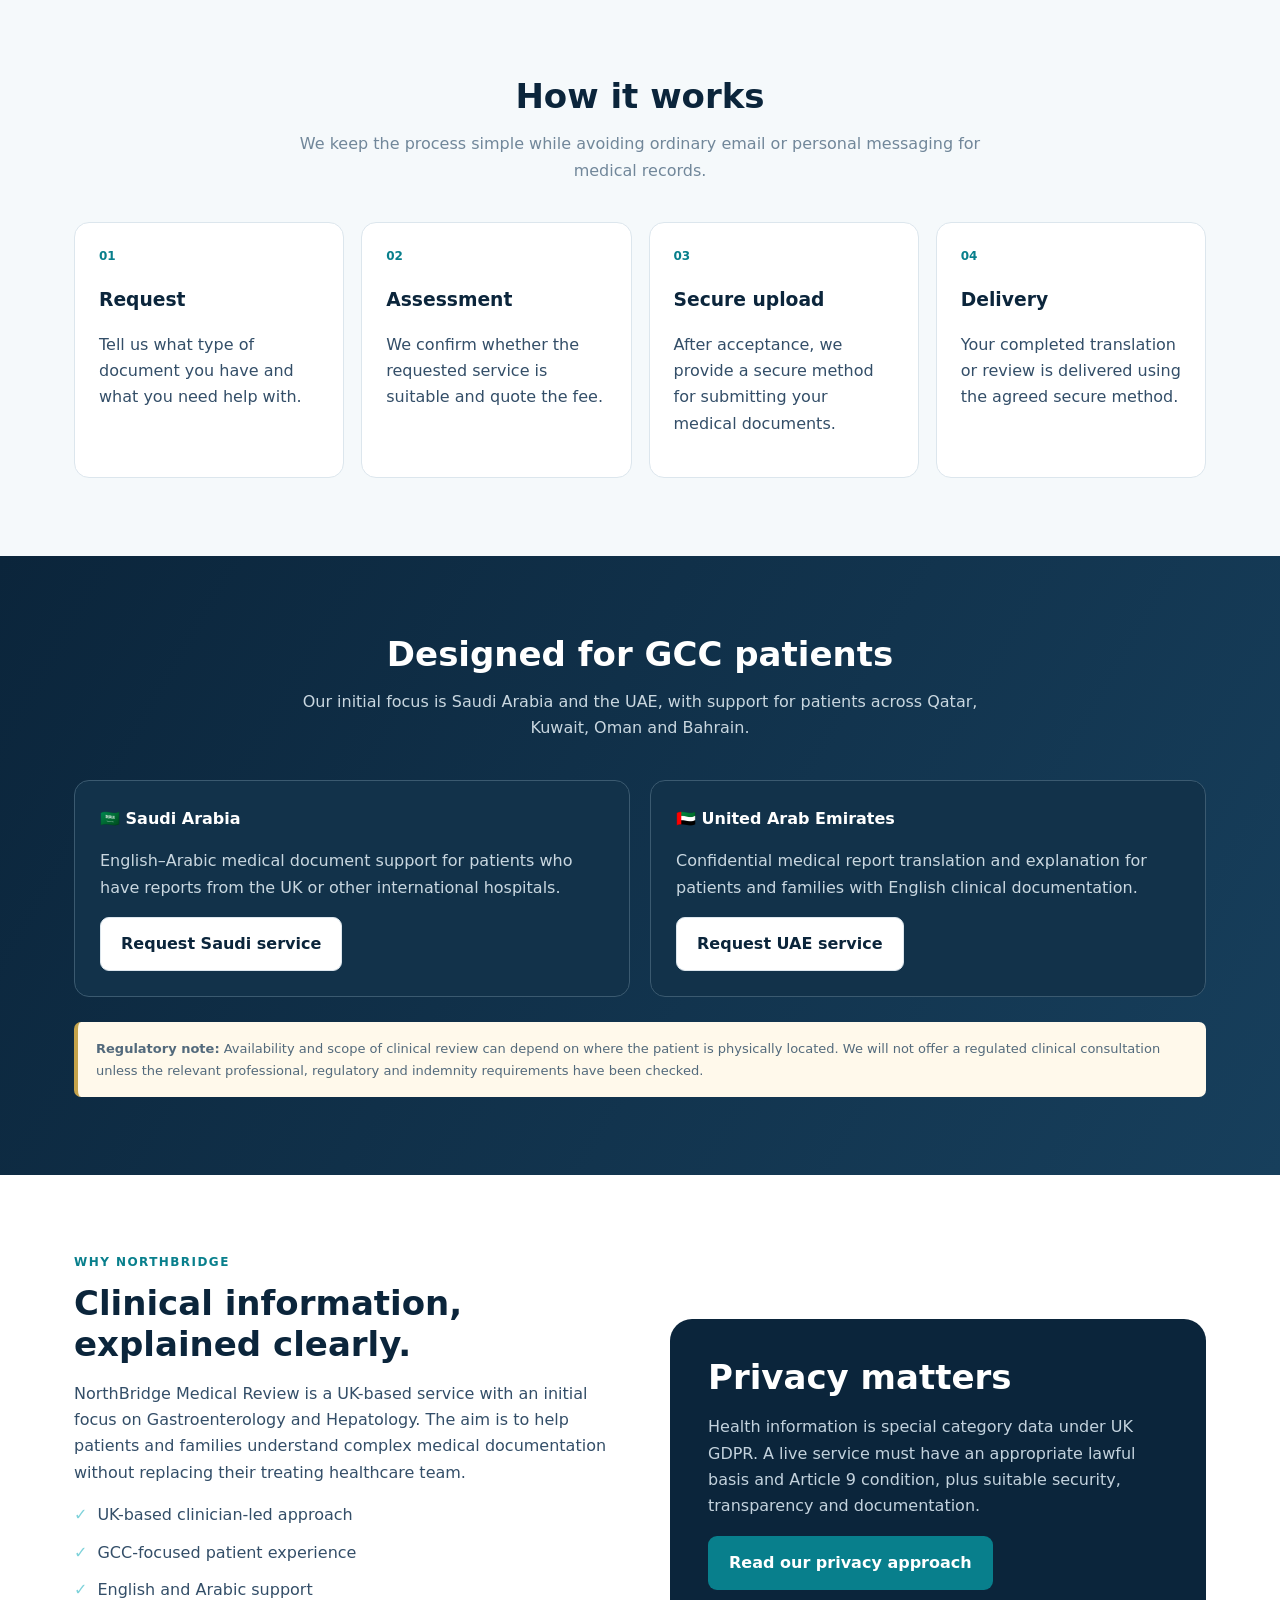
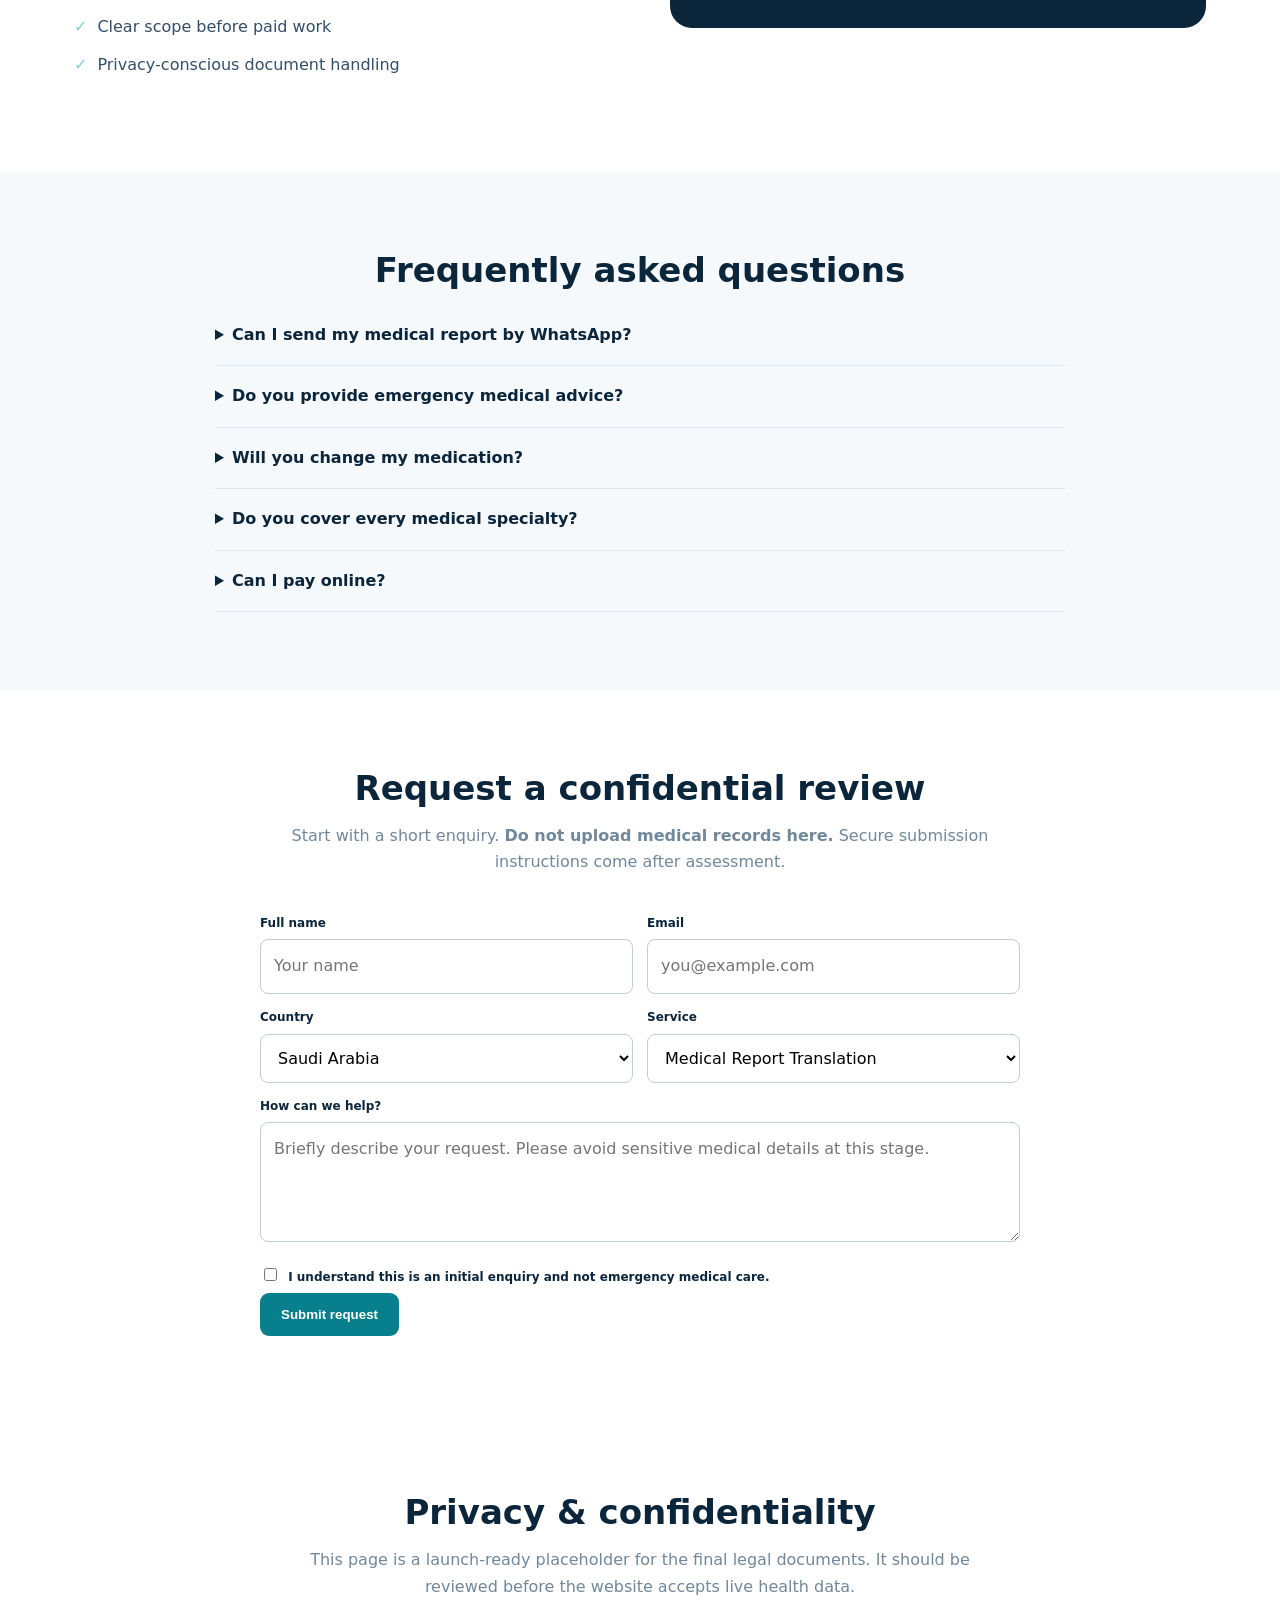
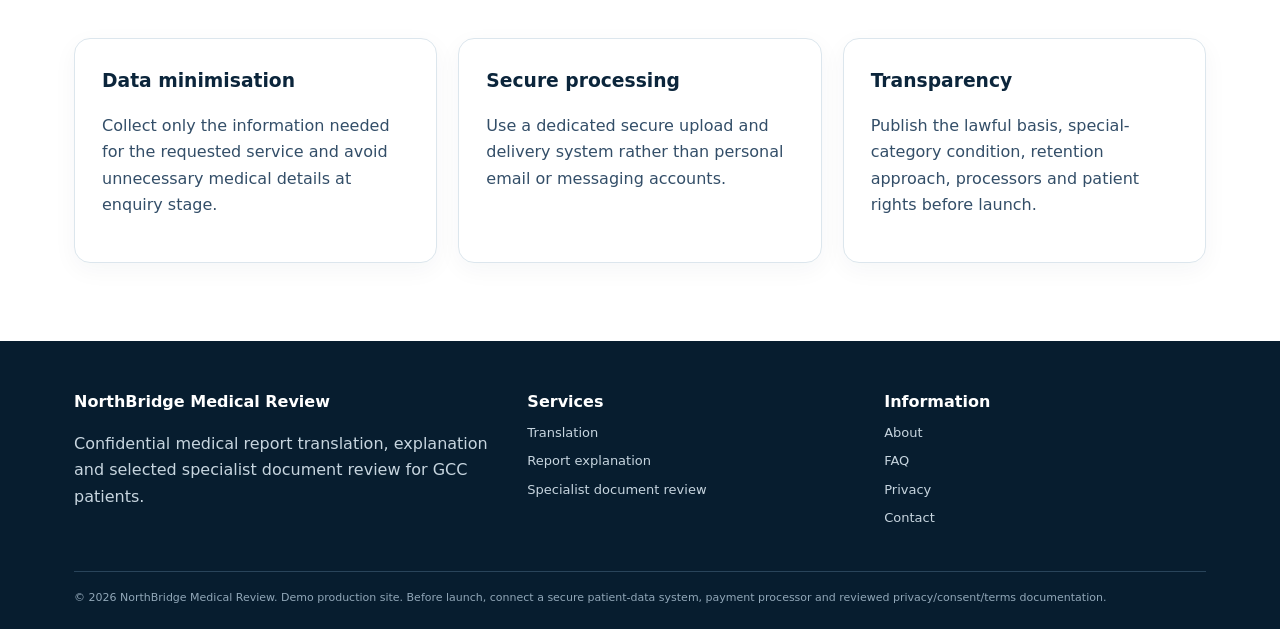
<file: northbridge_medical_review_production_v2.html>
<!doctype html>
<html lang="en">
<head>
<meta charset="utf-8">
<meta name="viewport" content="width=device-width,initial-scale=1">
<title>NorthBridge Medical Review | Confidential Medical Report Review</title>
<meta name="description" content="UK-based confidential medical report translation, explanation and selected Gastroenterology & Hepatology document review for GCC patients.">
<meta name="robots" content="index,follow">
<meta property="og:title" content="NorthBridge Medical Review">
<meta property="og:description" content="Confidential medical report translation and review for GCC patients.">
<style>
:root{--navy:#0b253b;--ink:#173b57;--teal:#087f8c;--teal2:#e9f7f8;--gold:#c5a34b;--bg:#f5f9fb;--text:#334e68;--muted:#71879a;--line:#dce6ed;--white:#fff;--shadow:0 20px 55px rgba(11,37,59,.12)}
*{box-sizing:border-box}html{scroll-behavior:smooth}body{margin:0;font-family:Inter,system-ui,-apple-system,"Segoe UI",Arial,sans-serif;color:var(--text);line-height:1.65;background:#fff}
a{text-decoration:none;color:inherit}.container{max-width:1180px;margin:auto;padding:0 24px}.top{background:var(--navy);color:#dce8ef;font-size:12px;padding:8px 0}.top .container{display:flex;justify-content:space-between}
header{position:sticky;top:0;z-index:20;background:rgba(255,255,255,.96);backdrop-filter:blur(14px);border-bottom:1px solid var(--line)}
.nav{height:76px;display:flex;align-items:center;justify-content:space-between}.brand{display:flex;gap:11px;align-items:center;color:var(--navy);font-weight:850;font-size:18px}.logo{width:38px;height:38px;border-radius:11px;background:var(--navy);color:#fff;display:grid;place-items:center}
.links{display:flex;gap:23px;align-items:center;font-size:13px;font-weight:750}.links a:hover{color:var(--teal)}.lang{padding:8px 11px;border:1px solid var(--line);background:#fff;border-radius:8px;cursor:pointer;font-weight:700}
.hero{background:linear-gradient(135deg,#edf8fa,#fff 60%);padding:85px 0 70px}.heroGrid{display:grid;grid-template-columns:1.15fr .85fr;gap:65px;align-items:center}
.kicker{font-size:12px;text-transform:uppercase;letter-spacing:.12em;font-weight:850;color:var(--teal)}h1{font-size:56px;line-height:1.06;letter-spacing:-.04em;color:var(--navy);margin:13px 0 20px}h2{font-size:34px;line-height:1.2;color:var(--navy);margin:0 0 14px}h3{color:var(--navy);margin:0 0 8px}.lead{font-size:19px;color:var(--muted);max-width:690px}.actions{display:flex;gap:11px;flex-wrap:wrap;margin:28px 0 15px}.btn{display:inline-flex;align-items:center;justify-content:center;padding:13px 20px;border-radius:9px;font-weight:850;border:1px solid transparent;cursor:pointer}.primary{background:var(--teal);color:#fff}.secondary{background:#fff;border-color:var(--line);color:var(--navy)}.mini{font-size:12px;color:var(--muted)}
.heroCard{background:#fff;border:1px solid var(--line);border-radius:20px;padding:29px;box-shadow:var(--shadow)}.badge{display:inline-block;background:var(--teal2);color:var(--teal);font-weight:800;padding:6px 9px;border-radius:7px;font-size:11px}.heroCard ul{list-style:none;padding:0;margin:18px 0 0}.heroCard li{padding:10px 0;border-bottom:1px solid #edf2f5}.heroCard li:last-child{border-bottom:0}.secure{display:flex;gap:12px;align-items:center;border-bottom:1px solid var(--line);padding-bottom:18px}.shield{width:42px;height:42px;border-radius:12px;background:var(--teal2);color:var(--teal);display:grid;place-items:center;font-weight:900}
.trust{border-bottom:1px solid var(--line);padding:16px 0;color:#7890a3;font-size:11px;font-weight:850;letter-spacing:.08em}.trust .container{display:flex;justify-content:center;gap:40px;flex-wrap:wrap}
section{padding:78px 0}.center{text-align:center}.sub{max-width:720px;margin:0 auto 38px;color:var(--muted)}.cards{display:grid;grid-template-columns:repeat(3,1fr);gap:21px}.card{border:1px solid var(--line);border-radius:16px;padding:27px;background:#fff;box-shadow:0 7px 25px rgba(11,37,59,.045)}.card.featured{border-color:#a8dce1;box-shadow:var(--shadow)}.icon{width:44px;height:44px;border-radius:12px;background:var(--teal2);color:var(--teal);display:grid;place-items:center;font-weight:900;margin-bottom:18px}.price{color:var(--teal);font-size:22px;font-weight:900;margin-top:16px}.small{font-size:12px;color:var(--muted)}
.process{background:var(--bg)}.steps{display:grid;grid-template-columns:repeat(4,1fr);gap:17px}.step{background:#fff;border:1px solid var(--line);border-radius:15px;padding:24px}.num{font-size:12px;color:var(--teal);font-weight:900;margin-bottom:18px}
.split{display:grid;grid-template-columns:1fr 1fr;gap:60px;align-items:center}.dark{background:var(--navy);color:#dce8ef;border-radius:22px;padding:38px}.dark h2{color:#fff}.dark p{color:#c3d2dd}.checks{list-style:none;padding:0}.checks li{margin:11px 0}.checks li:before{content:"✓";color:#7ed2da;font-weight:900;margin-right:10px}
.region{background:linear-gradient(120deg,#0b253b,#173f5c);color:#dce8ef}.region h2{color:#fff}.region p{color:#c9d7e0}.regions{display:grid;grid-template-columns:1fr 1fr;gap:20px}.regionCard{border:1px solid #3b5a70;border-radius:15px;padding:25px;background:#12324a}.regionCard strong{color:#fff}
.notice{border-left:4px solid var(--gold);background:#fff9eb;padding:16px 18px;border-radius:7px;font-size:13px;color:#536a7c;margin-top:25px}.faq{max-width:850px;margin:auto}.faq details{border-bottom:1px solid var(--line);padding:17px 0}.faq summary{font-weight:850;color:var(--navy);cursor:pointer}
.form{max-width:760px;margin:25px auto 0}.grid2{display:grid;grid-template-columns:1fr 1fr;gap:14px}.full{grid-column:1/-1}label{font-size:12px;font-weight:850;color:var(--navy);display:block;margin-bottom:6px}input,select,textarea{width:100%;padding:13px;border:1px solid #bdced9;border-radius:8px;background:#fff;font:inherit}textarea{min-height:120px;resize:vertical}.consent{font-size:12px;color:var(--muted)}
footer{background:#071d2f;color:#c7d5df;padding:48px 0 22px}.foot{display:grid;grid-template-columns:1.3fr 1fr 1fr;gap:35px}.foot strong{color:#fff}.foot a{display:block;margin:7px 0;font-size:13px}.copy{border-top:1px solid #29445a;margin-top:35px;padding-top:17px;font-size:11px;color:#91a7b8}
.floating{position:fixed;right:20px;bottom:20px;background:#1f9d55;color:#fff;padding:12px 17px;border-radius:999px;font-weight:850;box-shadow:0 12px 30px rgba(0,0,0,.18);z-index:30}
.modal{display:none;position:fixed;inset:0;background:rgba(7,29,47,.65);z-index:50;align-items:center;justify-content:center;padding:20px}.modalBox{background:#fff;max-width:650px;border-radius:16px;padding:30px;max-height:90vh;overflow:auto}.close{float:right;border:0;background:none;font-size:24px;cursor:pointer}
@media(max-width:900px){h1{font-size:43px}.heroGrid,.split,.regions{grid-template-columns:1fr}.cards{grid-template-columns:1fr}.steps{grid-template-columns:1fr 1fr}.links{display:none}.foot{grid-template-columns:1fr 1fr}}
@media(max-width:600px){.steps,.grid2{grid-template-columns:1fr}.top .container{display:block;text-align:center}.hero{padding:60px 0}.trust .container{gap:16px}section{padding:58px 0}}
</style>
</head>
<body>
<div class="top"><div class="container"><span>UK-based • GCC-focused</span><span>Confidential medical document service</span></div></div>
<header><div class="container nav">
<a class="brand" href="#"><span class="logo">N</span>NorthBridge Medical Review</a>
<nav class="links"><a href="#services">Services</a><a href="#process">How it works</a><a href="#regions">GCC</a><a href="#faq">FAQ</a><a href="#contact">Contact</a><button class="lang" onclick="toggleArabic()">العربية</button></nav>
</div></header>

<main>
<section class="hero"><div class="container heroGrid">
<div><div class="kicker">Confidential • Clinician-led • UK-based</div>
<h1>Understand your medical reports with confidence.</h1>
<p class="lead">Professional medical report translation, explanation and selected Gastroenterology & Hepatology document review for patients and families across the GCC.</p>
<div class="actions"><a class="btn primary" href="#contact">Request a confidential review</a><a class="btn secondary" href="#services">View services</a></div>
<div class="mini">English ↔ Arabic • Saudi Arabia • UAE • Qatar • Kuwait • Oman • Bahrain</div></div>
<div class="heroCard">
<span class="badge">PRIVACY-FIRST DESIGN</span>
<div class="secure" style="margin-top:15px"><div class="shield">✓</div><div><strong>Confidential by design</strong><br><span class="small">Secure document submission is provided after your initial request.</span></div></div>
<h3>Documents we can help with</h3>
<ul><li>Endoscopy & colonoscopy reports</li><li>Histopathology / biopsy reports</li><li>CT & MRI reports</li><li>Blood results</li><li>Discharge summaries</li><li>Specialist letters</li></ul>
</div></div></section>

<div class="trust"><div class="container"><span>GASTROENTEROLOGY</span><span>HEPATOLOGY</span><span>MEDICAL REPORTS</span><span>ENGLISH ↔ ARABIC</span><span>GCC PATIENTS</span></div></div>

<section id="services"><div class="container">
<div class="center"><h2>Services</h2><p class="sub">Choose the level of help you need. Any clinical opinion is subject to the patient's location, professional requirements, applicable regulation and appropriate indemnity.</p></div>
<div class="cards">
<div class="card"><div class="icon">A↔ع</div><h3>Medical Report Translation</h3><p>Arabic ↔ English translation of medical terminology and clinical documents.</p><div class="price">From £50</div><div class="small">Translation service</div></div>
<div class="card featured"><div class="icon">?</div><h3>Report Explanation</h3><p>A structured plain-language explanation of the information contained in your medical documents.</p><div class="price">From £100</div><div class="small">Clear summary & terminology</div></div>
<div class="card"><div class="icon">✚</div><h3>Specialist Document Review</h3><p>Selected Gastroenterology & Hepatology reviews based on the documents you provide.</p><div class="price">From £175</div><div class="small">Scope confirmed before payment</div></div>
</div>
<div class="notice"><strong>Important:</strong> This website is not an emergency service. Translation and explanation do not replace your treating clinician. We will confirm the exact scope of any clinical service before payment.</div>
</div></section>

<section id="process" class="process"><div class="container">
<div class="center"><h2>How it works</h2><p class="sub">We keep the process simple while avoiding ordinary email or personal messaging for medical records.</p></div>
<div class="steps">
<div class="step"><div class="num">01</div><h3>Request</h3><p>Tell us what type of document you have and what you need help with.</p></div>
<div class="step"><div class="num">02</div><h3>Assessment</h3><p>We confirm whether the requested service is suitable and quote the fee.</p></div>
<div class="step"><div class="num">03</div><h3>Secure upload</h3><p>After acceptance, we provide a secure method for submitting your medical documents.</p></div>
<div class="step"><div class="num">04</div><h3>Delivery</h3><p>Your completed translation or review is delivered using the agreed secure method.</p></div>
</div>
</div></section>

<section id="regions" class="region"><div class="container">
<div class="center"><h2>Designed for GCC patients</h2><p class="sub" style="color:#c9d7e0">Our initial focus is Saudi Arabia and the UAE, with support for patients across Qatar, Kuwait, Oman and Bahrain.</p></div>
<div class="regions">
<div class="regionCard"><strong>🇸🇦 Saudi Arabia</strong><p>English–Arabic medical document support for patients who have reports from the UK or other international hospitals.</p><a class="btn secondary" href="#contact">Request Saudi service</a></div>
<div class="regionCard"><strong>🇦🇪 United Arab Emirates</strong><p>Confidential medical report translation and explanation for patients and families with English clinical documentation.</p><a class="btn secondary" href="#contact">Request UAE service</a></div>
</div>
<div class="notice"><strong>Regulatory note:</strong> Availability and scope of clinical review can depend on where the patient is physically located. We will not offer a regulated clinical consultation unless the relevant professional, regulatory and indemnity requirements have been checked.</div>
</div></section>

<section id="about"><div class="container split">
<div><div class="kicker">Why NorthBridge</div><h2 style="margin-top:10px">Clinical information, explained clearly.</h2><p>NorthBridge Medical Review is a UK-based service with an initial focus on Gastroenterology and Hepatology. The aim is to help patients and families understand complex medical documentation without replacing their treating healthcare team.</p>
<ul class="checks"><li>UK-based clinician-led approach</li><li>GCC-focused patient experience</li><li>English and Arabic support</li><li>Clear scope before paid work</li><li>Privacy-conscious document handling</li></ul></div>
<div class="dark"><h2>Privacy matters</h2><p>Health information is special category data under UK GDPR. A live service must have an appropriate lawful basis and Article 9 condition, plus suitable security, transparency and documentation.</p><a class="btn primary" href="#privacy">Read our privacy approach</a></div>
</div></section>

<section id="faq" style="background:var(--bg)"><div class="container"><div class="center"><h2>Frequently asked questions</h2></div><div class="faq">
<details><summary>Can I send my medical report by WhatsApp?</summary><p>Not through a personal WhatsApp account. We will provide an appropriate secure submission method after your request is assessed.</p></details>
<details><summary>Do you provide emergency medical advice?</summary><p>No. This is not an emergency service. Please contact your local emergency or healthcare service for urgent symptoms.</p></details>
<details><summary>Will you change my medication?</summary><p>Not through the translation or explanation service. Any clinical service will have a separately defined scope and will only be offered where the relevant requirements are satisfied.</p></details>
<details><summary>Do you cover every medical specialty?</summary><p>No. Our initial specialist focus is Gastroenterology and Hepatology.</p></details>
<details><summary>Can I pay online?</summary><p>The production version can use a payment provider such as Stripe after the service scope is confirmed. This demo does not collect payment information.</p></details>
</div></div></section>

<section id="contact"><div class="container">
<div class="center"><h2>Request a confidential review</h2><p class="sub">Start with a short enquiry. <strong>Do not upload medical records here.</strong> Secure submission instructions come after assessment.</p></div>
<form class="form" onsubmit="event.preventDefault();alert('Demo only. Connect this form to a secure backend before launch.');">
<div class="grid2">
<div><label>Full name</label><input required placeholder="Your name"></div>
<div><label>Email</label><input required type="email" placeholder="you@example.com"></div>
<div><label>Country</label><select><option>Saudi Arabia</option><option>United Arab Emirates</option><option>Qatar</option><option>Kuwait</option><option>Oman</option><option>Bahrain</option></select></div>
<div><label>Service</label><select><option>Medical Report Translation</option><option>Report Explanation</option><option>Specialist Document Review</option></select></div>
<div class="full"><label>How can we help?</label><textarea placeholder="Briefly describe your request. Please avoid sensitive medical details at this stage."></textarea></div>
<div class="full consent"><label><input type="checkbox" required style="width:auto;margin-right:7px"> I understand this is an initial enquiry and not emergency medical care.</label></div>
</div>
<button class="btn primary" type="submit">Submit request</button>
</form>
</div></section>

<section id="privacy"><div class="container"><div class="center"><h2>Privacy & confidentiality</h2><p class="sub">This page is a launch-ready placeholder for the final legal documents. It should be reviewed before the website accepts live health data.</p></div>
<div class="cards">
<div class="card"><h3>Data minimisation</h3><p>Collect only the information needed for the requested service and avoid unnecessary medical details at enquiry stage.</p></div>
<div class="card"><h3>Secure processing</h3><p>Use a dedicated secure upload and delivery system rather than personal email or messaging accounts.</p></div>
<div class="card"><h3>Transparency</h3><p>Publish the lawful basis, special-category condition, retention approach, processors and patient rights before launch.</p></div>
</div></div></section>
</main>

<footer><div class="container">
<div class="foot">
<div><strong>NorthBridge Medical Review</strong><p>Confidential medical report translation, explanation and selected specialist document review for GCC patients.</p></div>
<div><strong>Services</strong><a href="#services">Translation</a><a href="#services">Report explanation</a><a href="#services">Specialist document review</a></div>
<div><strong>Information</strong><a href="#about">About</a><a href="#faq">FAQ</a><a href="#privacy">Privacy</a><a href="#contact">Contact</a></div>
</div>
<div class="copy">© 2026 NorthBridge Medical Review. Demo production site. Before launch, connect a secure patient-data system, payment processor and reviewed privacy/consent/terms documentation.</div>
</div></footer>

<a class="floating" href="https://wa.me/" target="_blank" rel="noopener">WhatsApp Business</a>

<div id="privacyModal" class="modal"><div class="modalBox"><button class="close" onclick="closePrivacy()">×</button><h2>Privacy approach</h2><p>Health information is special category data under UK GDPR. A live implementation must identify an Article 6 lawful basis and an Article 9 condition, and apply appropriate security, minimisation, transparency and documentation.</p><p>This demo intentionally does not collect medical records or payment information.</p></div></div>

<script>
function toggleArabic(){
 alert("Arabic version can be added as a dedicated /ar/ page for SEO rather than auto-translating the production site.");
}
function closePrivacy(){document.getElementById('privacyModal').style.display='none'}
</script>
</body>
</html>
</file>
<file: styles.css>
:root{
  --navy:#08283a;--navy2:#0d354b;--teal:#0f8a8f;--teal2:#08777d;
  --green:#20a765;--cream:#f7fbfc;--ink:#102b3b;--muted:#667f8c;
  --line:#dce8ed;--white:#fff;--gold:#c99a4a;
  --shadow:0 18px 50px rgba(8,40,58,.10);--radius:24px;
}
*{box-sizing:border-box}html{scroll-behavior:smooth}
body{margin:0;font-family:Inter,ui-sans-serif,system-ui,-apple-system,BlinkMacSystemFont,"Segoe UI",Arial,sans-serif;color:var(--ink);background:#fff;line-height:1.65}
a{color:inherit;text-decoration:none}.container{width:min(1120px,92%);margin:auto}
.topbar{background:var(--navy);color:#dcecf1;font-size:13px;padding:9px 0}
.topbar .container{display:flex;justify-content:space-between;gap:18px;align-items:center}
.nav{position:sticky;top:0;z-index:50;background:rgba(255,255,255,.94);backdrop-filter:blur(12px);border-bottom:1px solid var(--line)}
.nav-inner{min-height:78px;display:flex;align-items:center;justify-content:space-between;gap:24px}
.brand{display:flex;align-items:center;gap:13px;font-weight:800;font-size:20px}
.logo{width:48px;height:48px;border-radius:15px;background:var(--navy);color:#fff;display:grid;place-items:center;font-size:24px;font-weight:900}
.navlinks{display:flex;gap:25px;align-items:center;font-size:14px;font-weight:700;color:#36515e}
.navlinks a:hover{color:var(--teal)}
.lang{color:var(--teal)!important}.nav-cta{padding:11px 16px;border-radius:12px;background:var(--teal);color:#fff!important}
.hero{background:linear-gradient(135deg,#eff9fb 0%,#f8fbfc 55%,#eef7f5 100%);padding:74px 0 70px;overflow:hidden}
.hero-grid{display:grid;grid-template-columns:1.05fr .95fr;gap:54px;align-items:center}
.eyebrow{display:inline-flex;gap:8px;align-items:center;color:var(--teal2);font-size:13px;font-weight:900;letter-spacing:.12em;text-transform:uppercase}
h1{font-size:clamp(40px,6vw,68px);line-height:1.04;letter-spacing:-.045em;margin:17px 0 22px;color:var(--navy)}
.hero p{font-size:20px;color:var(--muted);max-width:650px;margin:0 0 28px}
.actions{display:flex;gap:12px;flex-wrap:wrap}
.btn{display:inline-flex;align-items:center;justify-content:center;gap:9px;padding:15px 22px;border-radius:14px;font-weight:800;border:1px solid var(--line);transition:.2s}
.btn:hover{transform:translateY(-2px)}.btn-primary{background:var(--teal);color:#fff;border-color:var(--teal)}.btn-dark{background:var(--navy);color:#fff;border-color:var(--navy)}.btn-light{background:#fff}
.trustline{display:flex;flex-wrap:wrap;gap:10px 18px;color:#496673;font-size:14px;font-weight:700;margin-top:22px}
.hero-card{position:relative;border-radius:30px;overflow:hidden;box-shadow:var(--shadow);background:var(--navy);min-height:470px}
.hero-card img{width:100%;height:100%;min-height:470px;object-fit:cover;display:block}
.hero-overlay{position:absolute;inset:auto 18px 18px 18px;background:rgba(8,40,58,.9);color:#fff;padding:17px 18px;border-radius:18px}
.hero-overlay strong{display:block;font-size:17px}.hero-overlay span{font-size:13px;color:#c8dbe1}
.section{padding:82px 0}.section-soft{background:var(--cream)}
.section-head{max-width:720px;margin-bottom:34px}.kicker{color:var(--teal);font-weight:900;font-size:13px;letter-spacing:.1em;text-transform:uppercase}.section h2{font-size:clamp(30px,4vw,46px);line-height:1.1;letter-spacing:-.03em;color:var(--navy);margin:10px 0 12px}.section-head p{color:var(--muted);font-size:17px}
.cards{display:grid;grid-template-columns:repeat(3,1fr);gap:18px}
.card{background:#fff;border:1px solid var(--line);border-radius:22px;padding:26px;box-shadow:0 10px 35px rgba(8,40,58,.05)}
.icon{width:44px;height:44px;border-radius:13px;background:#e7f6f6;color:var(--teal2);display:grid;place-items:center;font-weight:900;margin-bottom:18px}
.card h3{margin:0 0 8px;color:var(--navy);font-size:19px}.card p{margin:0;color:var(--muted);font-size:15px}
.price{font-size:28px;font-weight:900;color:var(--navy);margin:17px 0 4px}.price small{font-size:13px;color:var(--muted);font-weight:700}
.price-note{font-size:13px;color:var(--muted)}
.process{display:grid;grid-template-columns:repeat(4,1fr);gap:15px}.step{padding:23px;border-radius:20px;background:#fff;border:1px solid var(--line)}.num{font-size:13px;font-weight:900;color:var(--teal)}
.step h3{font-size:17px;margin:8px 0 5px}.step p{font-size:14px;color:var(--muted);margin:0}
.gcc{display:grid;grid-template-columns:1fr 1fr;gap:30px;align-items:stretch}.gcc-panel{background:var(--navy);color:#fff;border-radius:26px;padding:35px}.gcc-panel h2{color:#fff}.gcc-panel p{color:#c9dbe1}.countries{display:flex;flex-wrap:wrap;gap:10px;margin-top:20px}.country{border:1px solid rgba(255,255,255,.18);padding:8px 12px;border-radius:999px;font-size:13px;color:#e5f1f4}
.faq{display:grid;gap:12px;max-width:850px}.faq details{border:1px solid var(--line);border-radius:17px;padding:16px 19px;background:#fff}.faq summary{cursor:pointer;font-weight:800}.faq p{color:var(--muted);margin:12px 0 0;font-size:14px}
.cta{background:linear-gradient(135deg,var(--teal2),var(--navy));color:#fff;border-radius:30px;padding:42px;display:flex;justify-content:space-between;gap:30px;align-items:center}.cta h2{color:#fff;margin:0 0 8px;font-size:34px}.cta p{color:#d7eaee;margin:0}
.disclaimer{font-size:12px;color:#718791;max-width:900px;margin:28px auto 0}
.footer{background:#071f2d;color:#c6d9df;padding:44px 0 25px}.footer-grid{display:grid;grid-template-columns:1.3fr 1fr 1fr;gap:35px}.footer h3{color:#fff;margin-top:0}.footer a{display:block;margin:7px 0;color:#c6d9df;font-size:14px}.copyright{border-top:1px solid rgba(255,255,255,.12);margin-top:28px;padding-top:18px;font-size:12px;color:#8eabb5}
.wa{position:fixed;right:18px;bottom:18px;z-index:60;background:var(--green);color:#fff;padding:14px 20px;border-radius:999px;box-shadow:0 12px 30px rgba(32,167,101,.28);font-weight:900}
@media(max-width:850px){.hero-grid,.gcc{grid-template-columns:1fr}.hero-card{min-height:350px}.hero-card img{min-height:350px}.cards{grid-template-columns:1fr}.process{grid-template-columns:1fr 1fr}.navlinks a:not(.lang):not(.nav-cta){display:none}.hero{padding-top:50px}.cta{flex-direction:column;align-items:flex-start}.footer-grid{grid-template-columns:1fr 1fr}}
@media(max-width:520px){.topbar .container{font-size:11px}.nav-inner{min-height:68px}.brand{font-size:16px}.logo{width:42px;height:42px}.hero p{font-size:17px}.process{grid-template-columns:1fr}.section{padding:60px 0}.cta{padding:30px 24px}.cta h2{font-size:28px}}
[dir=rtl] body{font-family:"Noto Sans Arabic","Segoe UI",Tahoma,Arial,sans-serif}
[dir=rtl] .topbar .container{flex-direction:row-reverse}
[dir=rtl] .hero-grid,[dir=rtl] .gcc{direction:rtl}
[dir=rtl] .brand{flex-direction:row-reverse}
[dir=rtl] .navlinks{flex-direction:row-reverse}
[dir=rtl] .actions{flex-direction:row-reverse}
[dir=rtl] .wa{right:auto;left:18px}
[dir=rtl] .hero-overlay{text-align:right}
</file>
